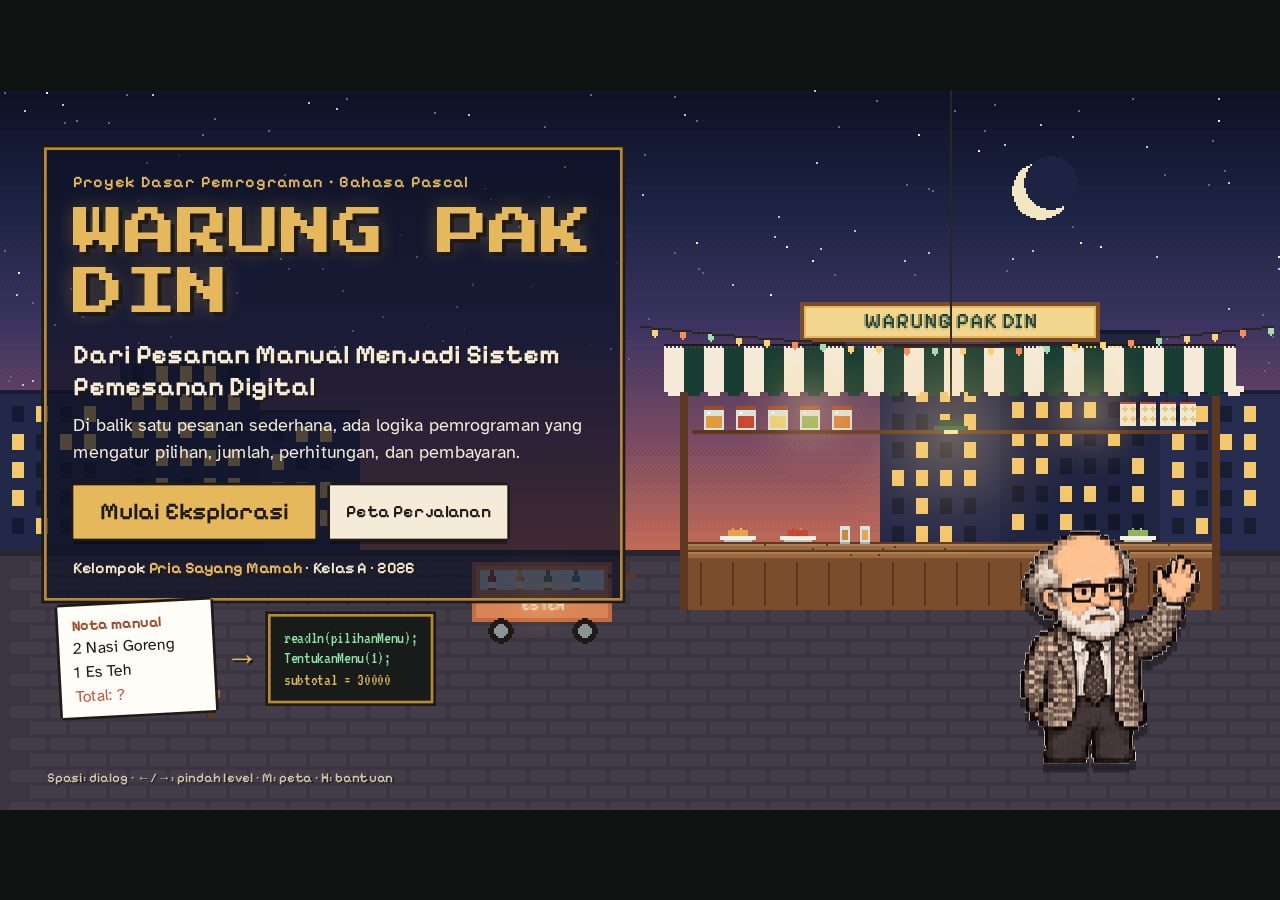
<file: index.html>
<!doctype html>
<html lang="id">
  <head>
    <meta charset="utf-8" />
    <link rel="icon" type="image/svg+xml" href="game/favicon.svg" />
    <title>Warung Pak Din 2 | Media Interaktif PjBL</title>
    <meta
      name="description"
      content="Media interaktif PjBL Dasar Pemrograman tentang sistem pemesanan Warung Pak Din 2 menggunakan Pascal."
    />
    <link
      rel="canonical"
      href="https://kasirpakdin.vercel.app/game/"
    />
    <meta property="og:type" content="website" />
    <meta property="og:site_name" content="Warung Pak Din 2" />
    <meta
      property="og:url"
      content="https://kasirpakdin.vercel.app/game/"
    />
    <meta
      property="og:title"
      content="Warung Pak Din 2 | Media Interaktif PjBL"
    />
    <meta
      property="og:description"
      content="Media interaktif PjBL Dasar Pemrograman tentang sistem pemesanan Warung Pak Din 2 menggunakan Pascal."
    />
    <meta
      property="og:image"
      content="https://kasirpakdin.vercel.app/game/og-cover.png"
    />
    <meta name="twitter:card" content="summary_large_image" />
    <style>
      body {
        margin: 0;
        background-color: #111;
        color: #fff;
        font-family: sans-serif;
        display: flex;
        justify-content: center;
        align-items: center;
        height: 100vh;
        text-align: center;
        cursor: pointer;
      }
    </style>
  </head>
  <body onclick="launchGame()">
    <div>
      <h2>Memuat Warung Pak Din 2...</h2>
      <p>Mengarahkan ke game dalam mode layar penuh.</p>
    </div>

    <script>
      function launchGame() {
        let elem = document.documentElement;
        if (elem.requestFullscreen) {
          elem.requestFullscreen().catch(() => {});
        } else if (elem.webkitRequestFullscreen) {
          elem.webkitRequestFullscreen();
        } else if (elem.msRequestFullscreen) {
          elem.msRequestFullscreen();
        }
        window.location.replace("game/index.html");
      }

      // Langsung arahkan otomatis setelah halaman termuat
      window.onload = function() {
        setTimeout(function() {
          window.location.replace("game/index.html");
        }, 150);
      };
    </script>
  </body>
</html>
</file>
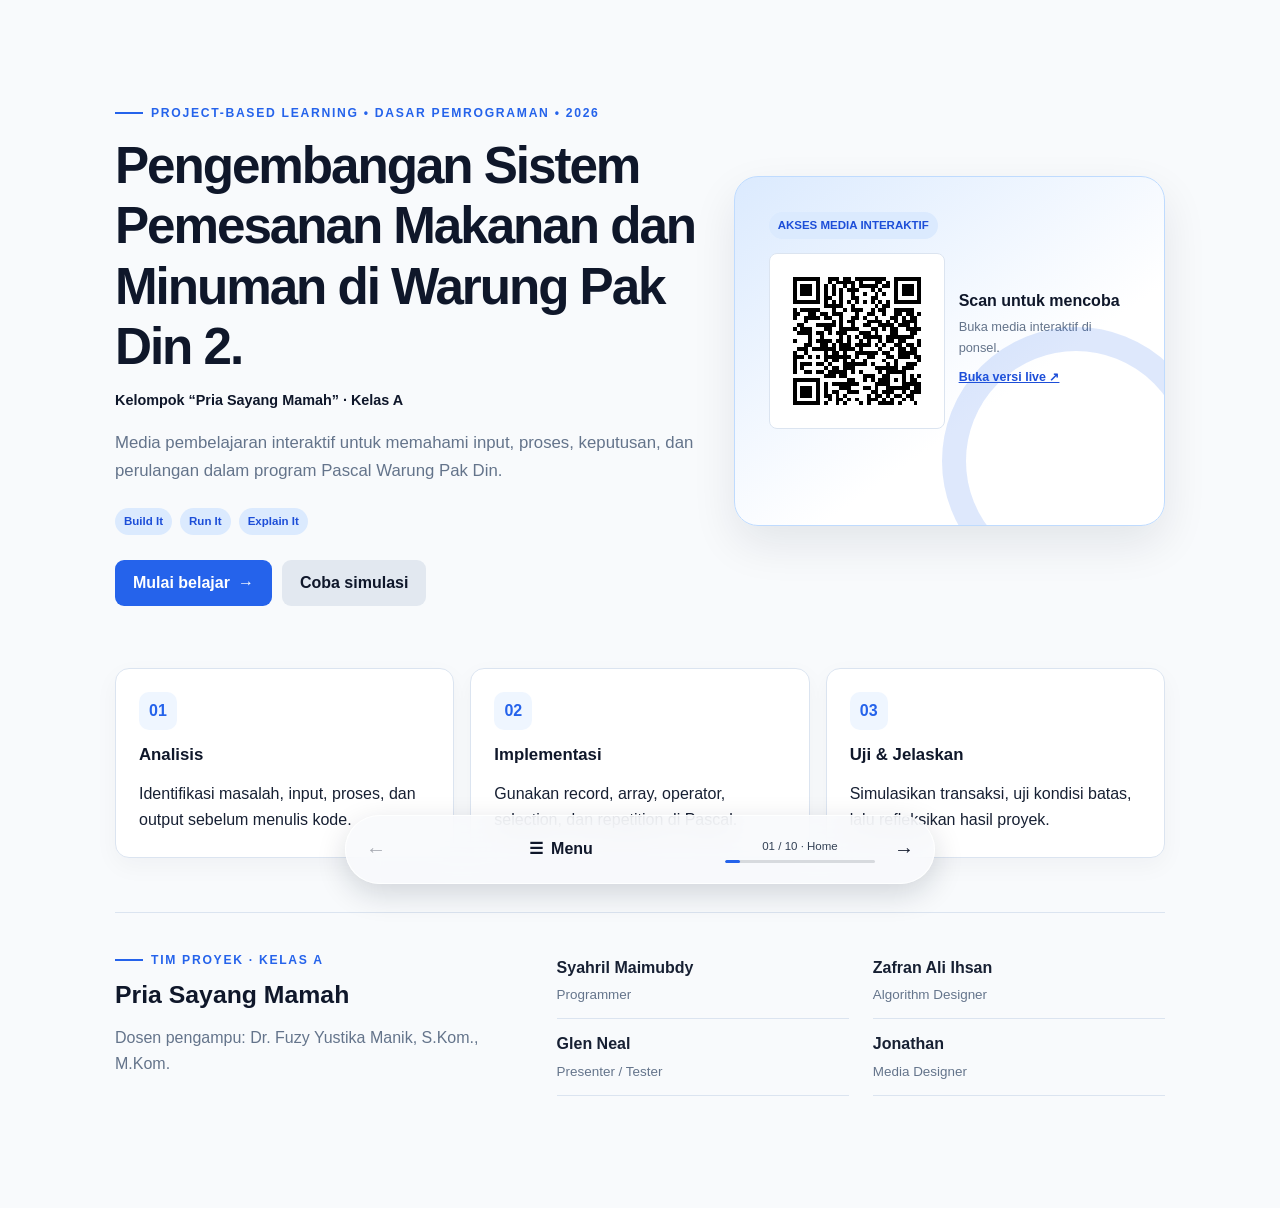
<file: media-interaktif/index.html>
<!doctype html>
<html lang="id">
  <head>
    <meta charset="utf-8" />
    <meta name="viewport" content="width=device-width,initial-scale=1" />
    <title>Warung Pak Din 2 | Media Interaktif PjBL</title>
    <meta
      name="description"
      content="Media interaktif PjBL Dasar Pemrograman tentang sistem pemesanan makanan dan minuman Warung Pak Din 2 menggunakan Pascal."
    />
    <link
      rel="canonical"
      href="https://kasirpakdin.vercel.app/media-interaktif/"
    />
    <meta property="og:type" content="website" />
    <meta property="og:site_name" content="Warung Pak Din 2" />
    <meta
      property="og:url"
      content="https://kasirpakdin.vercel.app/media-interaktif/"
    />
    <meta
      property="og:title"
      content="Warung Pak Din 2 | Media Interaktif PjBL"
    />
    <meta
      property="og:description"
      content="Media interaktif PjBL Dasar Pemrograman tentang sistem pemesanan makanan dan minuman Warung Pak Din 2 menggunakan Pascal."
    />
    <meta
      property="og:image"
      content="https://kasirpakdin.vercel.app/media-interaktif/og-cover.png"
    />
    <meta property="og:image:width" content="1200" />
    <meta property="og:image:height" content="630" />
    <meta
      property="og:image:alt"
      content="Warung Pak Din 2, media interaktif PjBL Dasar Pemrograman"
    />
    <meta name="twitter:card" content="summary_large_image" />
    <meta
      name="twitter:title"
      content="Warung Pak Din 2 | Media Interaktif PjBL"
    />
    <meta
      name="twitter:description"
      content="Media pembelajaran interaktif sistem pemesanan Warung Pak Din 2 menggunakan Pascal."
    />
    <meta
      name="twitter:image"
      content="https://kasirpakdin.vercel.app/media-interaktif/og-cover.png"
    />
    <meta name="theme-color" content="#f8fafc" />
    <link rel="icon" type="image/svg+xml" href="favicon.svg" />
    <link rel="stylesheet" href="style.css" />
  </head>
  <body data-page="index.html">
    <div class="app-shell">
      <main class="main">
        <div class="page">
          <section class="hero">
            <div>
              <p class="eyebrow">
                Project-Based Learning • Dasar Pemrograman • 2026
              </p>
              <h1>
                Pengembangan Sistem Pemesanan Makanan dan Minuman di Warung Pak
                Din 2.
              </h1>
              <p class="project-meta">Kelompok “Pria Sayang Mamah” · Kelas A</p>
              <p class="lead">
                Media pembelajaran interaktif untuk memahami input, proses,
                keputusan, dan perulangan dalam program Pascal Warung Pak Din.
              </p>
              <div class="kicker-row">
                <span class="badge">Build It</span
                ><span class="badge">Run It</span
                ><span class="badge">Explain It</span>
              </div>
              <div class="actions">
                <a class="btn" href="masalah.html"
                  >Mulai belajar <span>→</span></a
                ><a class="btn secondary" href="simulasi.html">Coba simulasi</a>
              </div>
            </div>
            <div class="hero-panel">
              <span class="badge">AKSES MEDIA INTERAKTIF</span>
              <div class="live-demo" aria-labelledby="live-demo-heading">
                <img
                  src="qr-live.svg"
                  width="176"
                  height="176"
                  alt="QR code untuk membuka media interaktif Warung Pak Din 2"
                />
                <div>
                  <h2 id="live-demo-heading">Scan untuk mencoba</h2>
                  <p class="muted">Buka media interaktif di ponsel.</p>
                  <a
                    href="https://kasirpakdin.vercel.app/media-interaktif/"
                    target="_blank"
                    rel="noopener noreferrer"
                    >Buka versi live ↗</a
                  >
                </div>
              </div>
            </div>
          </section>
          <div class="card-grid" style="margin-top: 20px">
            <article class="card">
              <div class="icon-box">01</div>
              <h2 class="card-title">Analisis</h2>
              <p>
                Identifikasi masalah, input, proses, dan output sebelum menulis
                kode.
              </p>
            </article>
            <article class="card">
              <div class="icon-box">02</div>
              <h2 class="card-title">Implementasi</h2>
              <p>
                Gunakan record, array, operator, selection, dan repetition di
                Pascal.
              </p>
            </article>
            <article class="card">
              <div class="icon-box">03</div>
              <h2 class="card-title">Uji & Jelaskan</h2>
              <p>
                Simulasikan transaksi, uji kondisi batas, lalu refleksikan hasil
                proyek.
              </p>
            </article>
          </div>
          <section class="team-section" aria-labelledby="team-heading">
            <div>
              <p class="eyebrow">Tim proyek · Kelas A</p>
              <h2 id="team-heading">Pria Sayang Mamah</h2>
              <p class="muted">
                Dosen pengampu: Dr. Fuzy Yustika Manik, S.Kom., M.Kom.
              </p>
            </div>
            <div class="team-grid">
              <div class="team-member">
                <strong>Syahril Maimubdy</strong><span>Programmer</span>
              </div>
              <div class="team-member">
                <strong>Zafran Ali Ihsan</strong><span>Algorithm Designer</span>
              </div>
              <div class="team-member">
                <strong>Glen Neal</strong><span>Presenter / Tester</span>
              </div>
              <div class="team-member">
                <strong>Jonathan</strong><span>Media Designer</span>
              </div>
            </div>
          </section>
        </div>
      </main>
    </div>
    <script src="script.js"></script>
  </body>
</html>
</file>
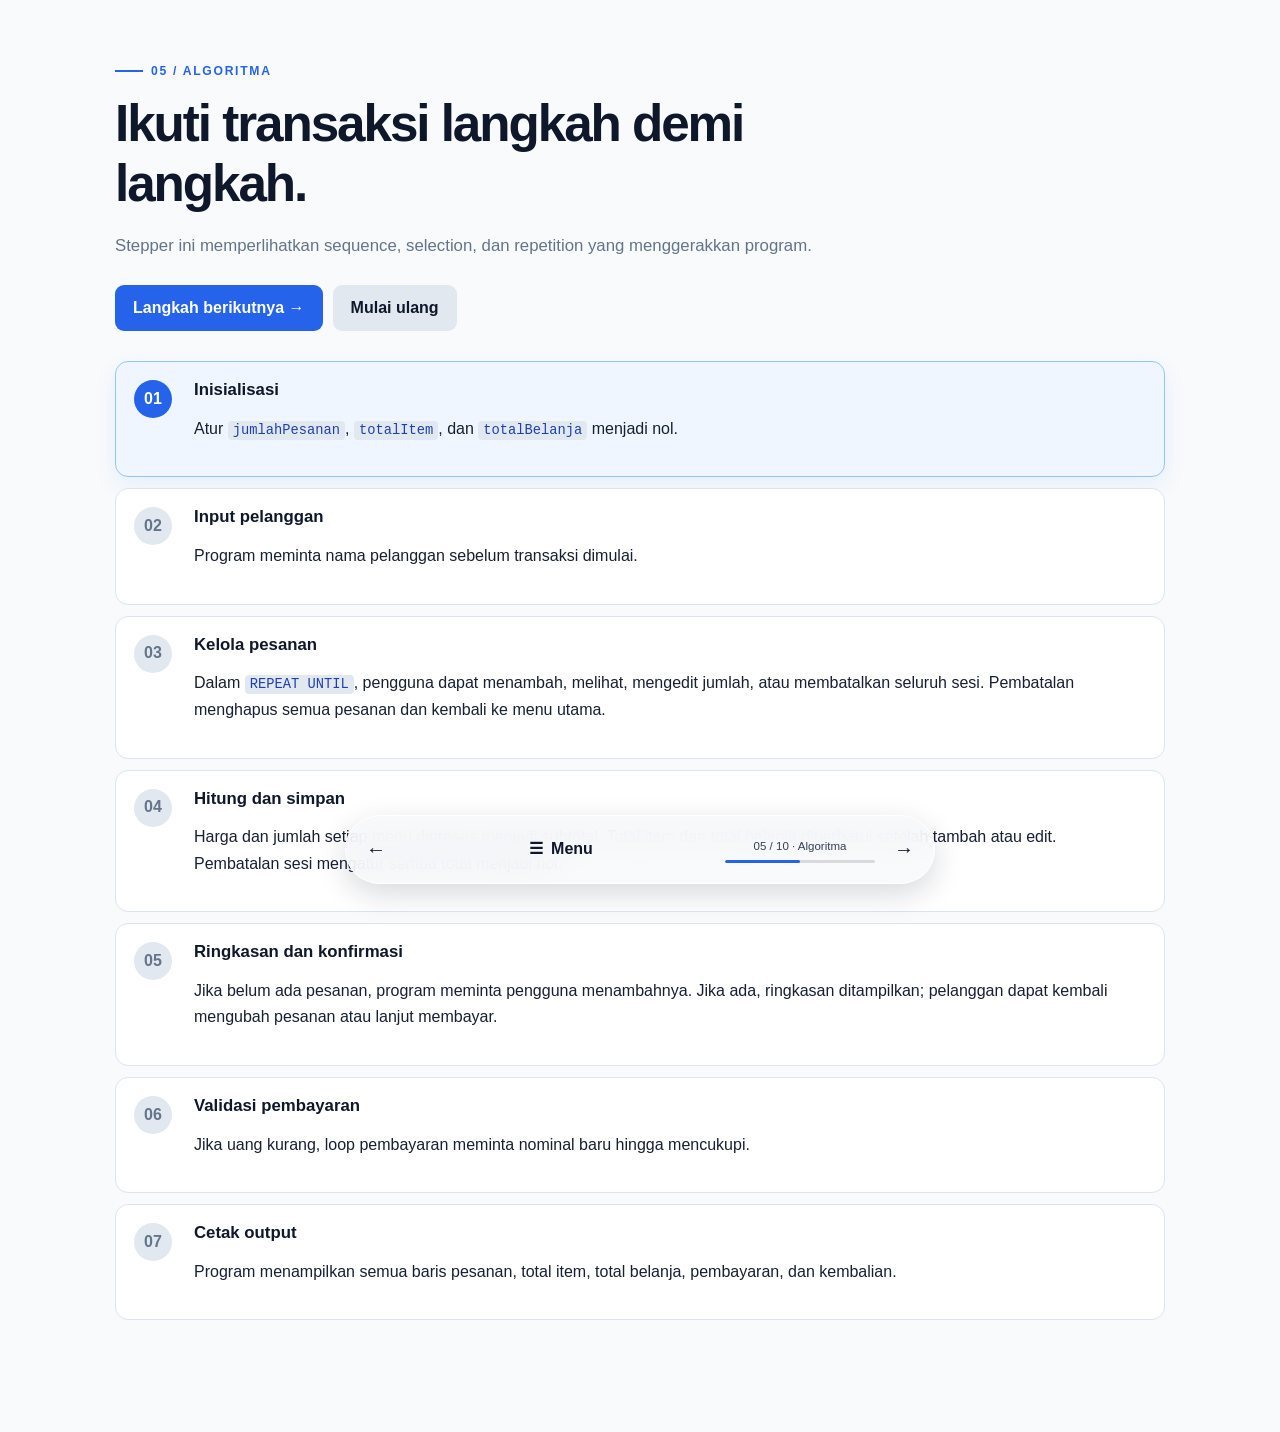
<file: media-interaktif/algoritma.html>
<!doctype html>
<html lang="id">
  <head>
    <meta charset="utf-8" />
    <meta name="viewport" content="width=device-width,initial-scale=1" />
    <title>Algoritma | Warung Pak Din 2</title>
    <meta
      name="description"
      content="Ikuti langkah algoritma pemesanan, pengelolaan pesanan, ringkasan transaksi, pembayaran, dan cetak struk Warung Pak Din 2."
    />
    <meta property="og:type" content="website" />
    <meta property="og:title" content="Algoritma Kasir | Warung Pak Din 2" />
    <meta
      property="og:description"
      content="Ikuti langkah algoritma pemesanan, pengelolaan pesanan, ringkasan transaksi, pembayaran, dan cetak struk Warung Pak Din 2."
    />
    <meta name="theme-color" content="#f8fafc" />
    <link rel="icon" type="image/svg+xml" href="favicon.svg" />
    <link rel="stylesheet" href="style.css" />
  </head>
  <body data-page="algoritma.html">
    <div class="app-shell">
      <main class="main">
        <div class="page">
          <header class="page-header">
            <p class="eyebrow">05 / Algoritma</p>
            <h1>Ikuti transaksi langkah demi langkah.</h1>
            <p class="lead">
              Stepper ini memperlihatkan sequence, selection, dan repetition
              yang menggerakkan program.
            </p>
            <div class="actions">
              <button class="btn" data-step-next>Langkah berikutnya →</button
              ><button class="btn secondary" data-step-reset>
                Mulai ulang
              </button>
            </div>
          </header>
          <div class="stepper">
            <article class="step">
              <span class="step-number">01</span>
              <div>
                <h2 class="step-title">Inisialisasi</h2>
                <p>
                  Atur <code class="inline-code">jumlahPesanan</code>,
                  <code class="inline-code">totalItem</code>, dan
                  <code class="inline-code">totalBelanja</code> menjadi nol.
                </p>
              </div>
            </article>
            <article class="step">
              <span class="step-number">02</span>
              <div>
                <h2 class="step-title">Input pelanggan</h2>
                <p>Program meminta nama pelanggan sebelum transaksi dimulai.</p>
              </div>
            </article>
            <article class="step">
              <span class="step-number">03</span>
              <div>
                <h2 class="step-title">Kelola pesanan</h2>
                <p>
                  Dalam <code class="inline-code">REPEAT UNTIL</code>, pengguna
                  dapat menambah, melihat, mengedit jumlah, atau membatalkan
                  seluruh sesi. Pembatalan menghapus semua pesanan dan kembali
                  ke menu utama.
                </p>
              </div>
            </article>
            <article class="step">
              <span class="step-number">04</span>
              <div>
                <h2 class="step-title">Hitung dan simpan</h2>
                <p>
                  Harga dan jumlah setiap menu diproses menjadi subtotal. Total
                  item dan total belanja diperbarui setelah tambah atau edit.
                  Pembatalan sesi mengatur semua total menjadi nol.
                </p>
              </div>
            </article>
            <article class="step">
              <span class="step-number">05</span>
              <div>
                <h2 class="step-title">Ringkasan dan konfirmasi</h2>
                <p>
                  Jika belum ada pesanan, program meminta pengguna menambahnya.
                  Jika ada, ringkasan ditampilkan; pelanggan dapat kembali
                  mengubah pesanan atau lanjut membayar.
                </p>
              </div>
            </article>
            <article class="step">
              <span class="step-number">06</span>
              <div>
                <h2 class="step-title">Validasi pembayaran</h2>
                <p>
                  Jika uang kurang, loop pembayaran meminta nominal baru hingga
                  mencukupi.
                </p>
              </div>
            </article>
            <article class="step">
              <span class="step-number">07</span>
              <div>
                <h2 class="step-title">Cetak output</h2>
                <p>
                  Program menampilkan semua baris pesanan, total item, total
                  belanja, pembayaran, dan kembalian.
                </p>
              </div>
            </article>
          </div>
          <div class="footer-nav">
            <a class="btn secondary" href="proses.html">← Proses</a
            ><a class="btn" href="flowchart.html">Lihat flowchart →</a>
          </div>
        </div>
      </main>
    </div>
    <script src="script.js"></script>
  </body>
</html>
</file>
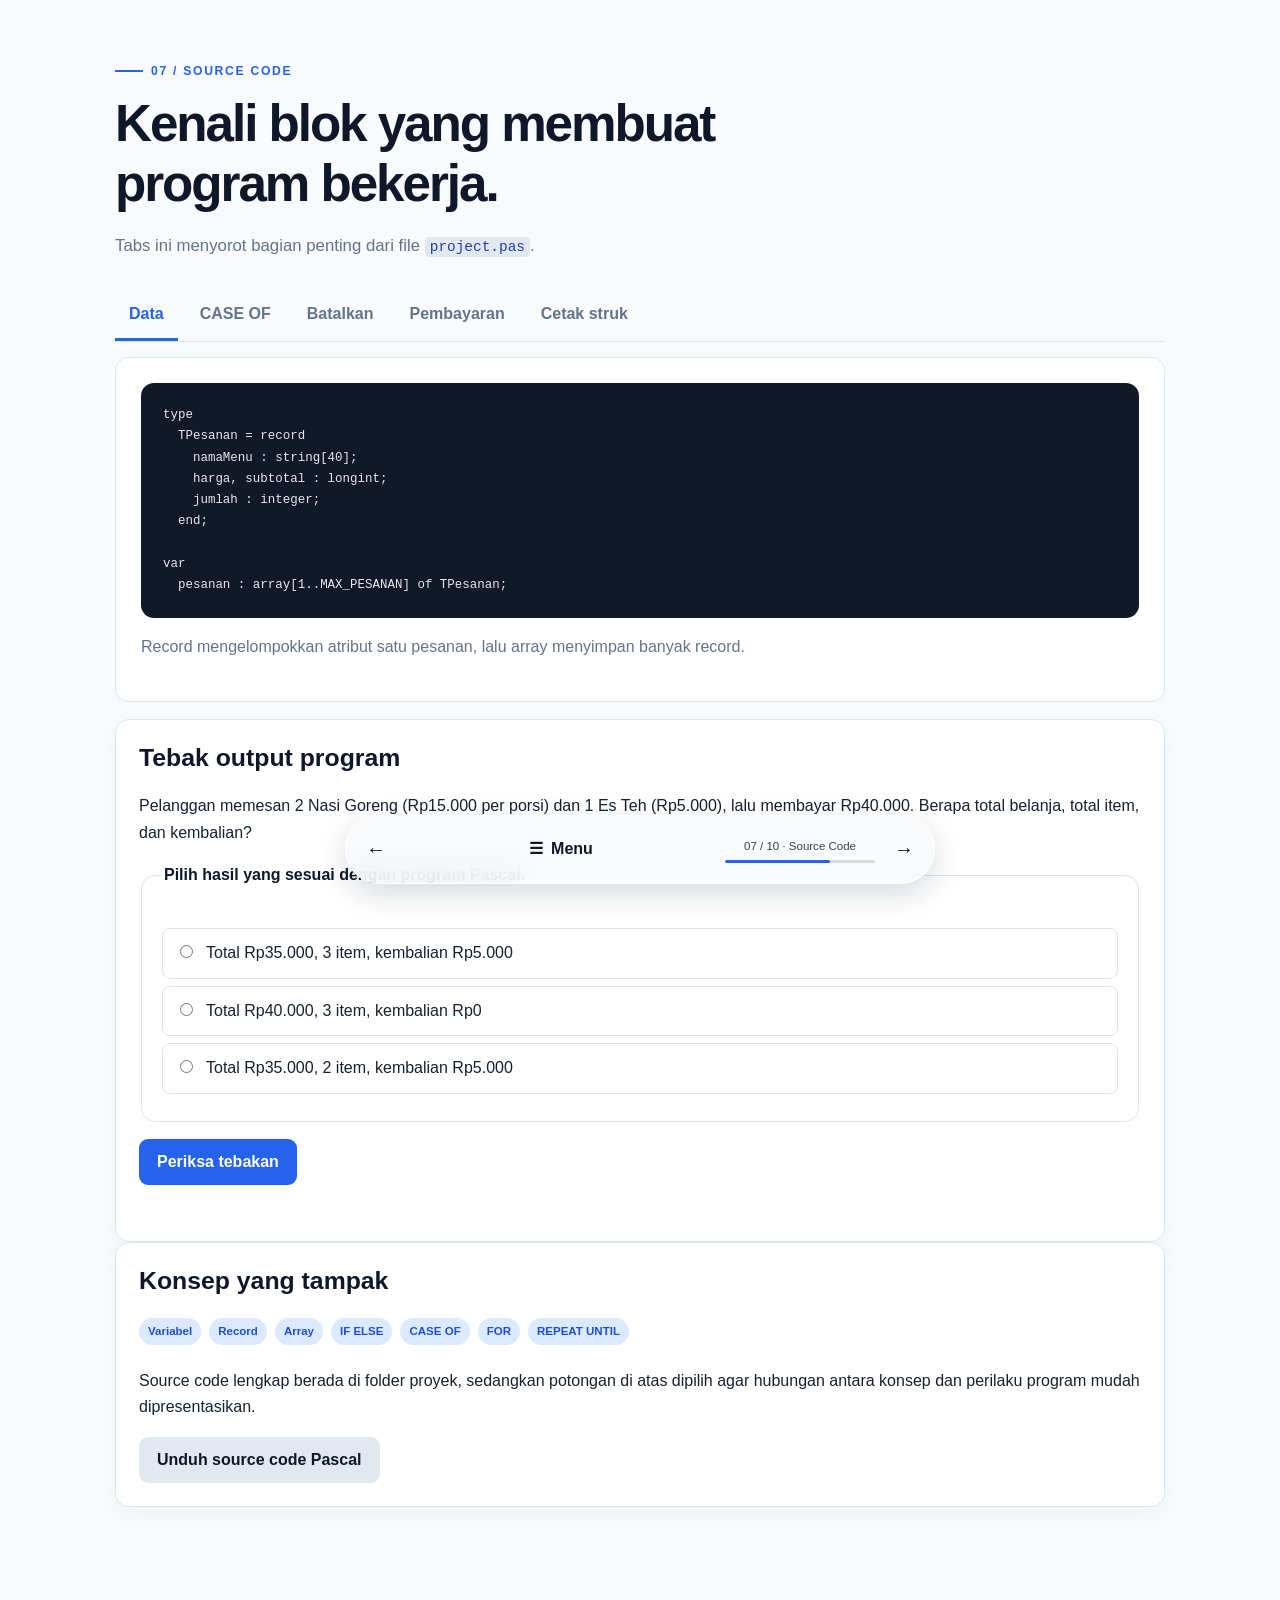
<file: media-interaktif/code.html>
<!doctype html>
<html lang="id">
  <head>
    <meta charset="utf-8" />
    <meta name="viewport" content="width=device-width,initial-scale=1" />
    <title>Source Code Pascal | Warung Pak Din 2</title>
    <meta
      name="description"
      content="Pelajari record, array, CASE OF, FOR, dan REPEAT UNTIL dari source code Pascal sistem pemesanan Warung Pak Din 2."
    />
    <meta property="og:type" content="website" />
    <meta property="og:title" content="Source Code Pascal | Warung Pak Din 2" />
    <meta
      property="og:description"
      content="Pelajari record, array, CASE OF, FOR, dan REPEAT UNTIL dari source code Pascal sistem pemesanan Warung Pak Din 2."
    />
    <meta name="theme-color" content="#f8fafc" />
    <link rel="icon" type="image/svg+xml" href="favicon.svg" />
    <link rel="stylesheet" href="style.css" />
  </head>
  <body data-page="code.html">
    <div class="app-shell">
      <main class="main">
        <div class="page">
          <header class="page-header">
            <p class="eyebrow">07 / Source code</p>
            <h1>Kenali blok yang membuat program bekerja.</h1>
            <p class="lead">
              Tabs ini menyorot bagian penting dari file
              <code class="inline-code">project.pas</code>.
            </p>
          </header>
          <div data-tab-group class="code-tabs">
            <div class="tabs">
              <button class="tab-button active" data-tab="data">Data</button
              ><button class="tab-button" data-tab="menu">CASE OF</button
              ><button class="tab-button" data-tab="batal">Batalkan</button
              ><button class="tab-button" data-tab="bayar">Pembayaran</button
              ><button class="tab-button" data-tab="struk">Cetak struk</button>
            </div>
            <div class="tab-panel active" data-panel="data">
              <pre><code>type
  TPesanan = record
    namaMenu : string[40];
    harga, subtotal : longint;
    jumlah : integer;
  end;

var
  pesanan : array[1..MAX_PESANAN] of TPesanan;</code></pre>
              <p class="muted">
                Record mengelompokkan atribut satu pesanan, lalu array menyimpan
                banyak record.
              </p>
            </div>
            <div class="tab-panel" data-panel="menu">
              <pre><code>case nomor of
  1: begin
    namaMenuDipilih := 'Nasi Goreng';
    hargaMenuDipilih := 15000;
  end;
  30: begin
    namaMenuDipilih := 'Jus Jeruk';
    hargaMenuDipilih := 10000;
  end;
end;</code></pre>
              <p class="muted">
                Contoh beberapa cabang CASE OF memilih nama dan harga
                berdasarkan nomor menu.
              </p>
            </div>
            <div class="tab-panel" data-panel="bayar">
              <pre><code>pembayaranSelesai := false;
repeat
  readln(uangBayar);
  if uangBayar &lt; totalBelanja then
  begin
    writeln('UANG TIDAK MENCUKUPI');
  end
  else
  begin
    kembalian := uangBayar - totalBelanja;
    pembayaranSelesai := true;
  end;
until pembayaranSelesai = true;</code></pre>
              <p class="muted">
                REPEAT UNTIL menjamin pembayaran valid sebelum struk dicetak.
              </p>
            </div>
            <div class="tab-panel" data-panel="batal">
              <pre><code>jumlahPesanan := 0;
totalItem := 0;
totalBelanja := 0;
sesiDibatalkan := true;</code></pre>
              <p class="muted">
                Pembatalan menghapus seluruh isi sesi dan melewati ringkasan
                agar program kembali ke menu utama.
              </p>
            </div>
            <div class="tab-panel" data-panel="struk">
              <pre><code>for i := 1 to jumlahPesanan do
begin
  writeln(i:2, '  ',
    pesanan[i].namaMenu:28,
    pesanan[i].jumlah:4,
    '      Rp', pesanan[i].subtotal:8);
end;</code></pre>
              <p class="muted">
                FOR menelusuri setiap record agar seluruh menu tampil pada
                ringkasan dan struk.
              </p>
            </div>
          </div>
          <section class="card output-guess" aria-labelledby="guess-heading">
            <h2 id="guess-heading">Tebak output program</h2>
            <p>
              Pelanggan memesan 2 Nasi Goreng (Rp15.000 per porsi) dan 1 Es Teh
              (Rp5.000), lalu membayar Rp40.000. Berapa total belanja, total
              item, dan kembalian?
            </p>
            <form id="output-guess-form">
              <fieldset class="question" data-answer="a">
                <legend>Pilih hasil yang sesuai dengan program Pascal.</legend>
                <label class="option">
                  <input type="radio" name="output-guess" value="a" required />
                  Total Rp35.000, 3 item, kembalian Rp5.000
                </label>
                <label class="option">
                  <input type="radio" name="output-guess" value="b" />
                  Total Rp40.000, 3 item, kembalian Rp0
                </label>
                <label class="option">
                  <input type="radio" name="output-guess" value="c" />
                  Total Rp35.000, 2 item, kembalian Rp5.000
                </label>
              </fieldset>
              <button class="btn" type="submit">Periksa tebakan</button>
              <p
                id="output-guess-feedback"
                class="answer-feedback"
                aria-live="polite"
              ></p>
            </form>
          </section>
          <div class="card">
            <h2>Konsep yang tampak</h2>
            <div class="kicker-row">
              <span class="badge">Variabel</span
              ><span class="badge">Record</span><span class="badge">Array</span
              ><span class="badge">IF ELSE</span
              ><span class="badge">CASE OF</span><span class="badge">FOR</span
              ><span class="badge">REPEAT UNTIL</span>
            </div>
            <p>
              Source code lengkap berada di folder proyek, sedangkan potongan di
              atas dipilih agar hubungan antara konsep dan perilaku program
              mudah dipresentasikan.
            </p>
            <a class="btn secondary" href="../project.pas" download
              >Unduh source code Pascal</a
            >
          </div>
          <div class="footer-nav">
            <a class="btn secondary" href="flowchart.html">← Flowchart</a
            ><a class="btn" href="simulasi.html">Coba simulasi →</a>
          </div>
        </div>
      </main>
    </div>
    <script src="script.js"></script>
  </body>
</html>
</file>
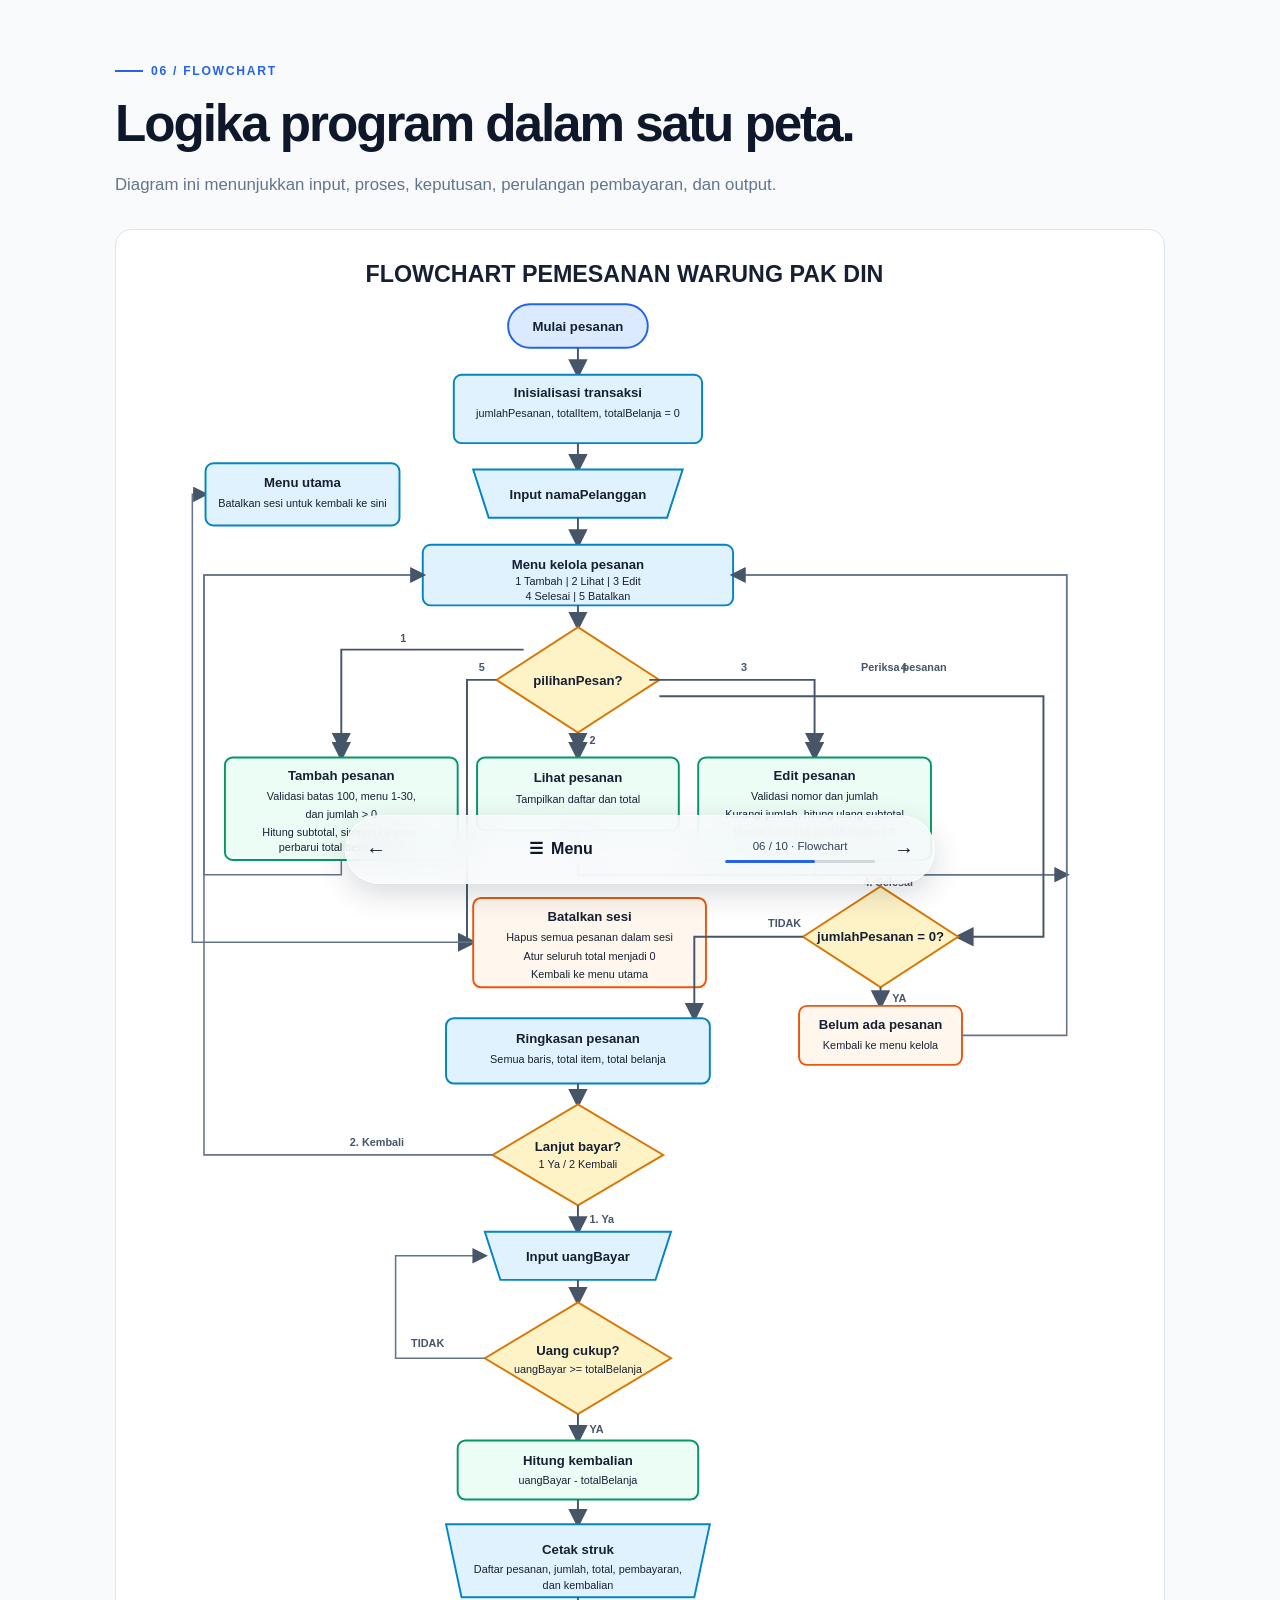
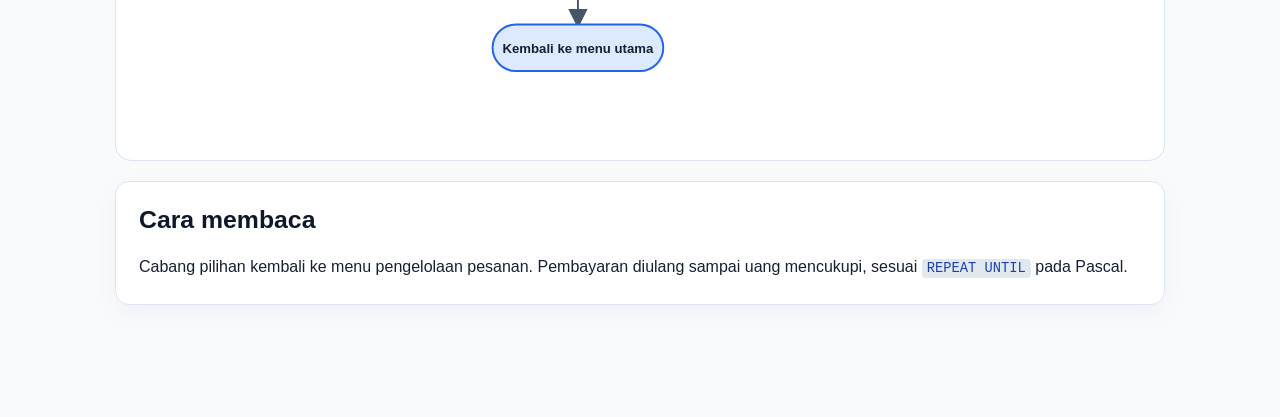
<file: media-interaktif/flowchart.html>
<!doctype html>
<html lang="id">
  <head>
    <meta charset="utf-8" />
    <meta name="viewport" content="width=device-width,initial-scale=1" />
    <title>Flowchart | Warung Pak Din 2</title>
    <meta
      name="description"
      content="Lihat flowchart sistem pemesanan Warung Pak Din 2, dari input pelanggan dan banyak menu sampai validasi pembayaran dan struk."
    />
    <meta property="og:type" content="website" />
    <meta
      property="og:title"
      content="Flowchart Pemesanan | Warung Pak Din 2"
    />
    <meta
      property="og:description"
      content="Lihat flowchart sistem pemesanan Warung Pak Din 2, dari input pelanggan dan banyak menu sampai validasi pembayaran dan struk."
    />
    <meta name="theme-color" content="#f8fafc" />
    <link rel="icon" type="image/svg+xml" href="favicon.svg" />
    <link rel="stylesheet" href="style.css" />
  </head>
  <body data-page="flowchart.html">
    <div class="app-shell">
      <main class="main">
        <div class="page">
          <header class="page-header">
            <p class="eyebrow">06 / Flowchart</p>
            <h1>Logika program dalam satu peta.</h1>
            <p class="lead">
              Diagram ini menunjukkan input, proses, keputusan, perulangan
              pembayaran, dan output.
            </p>
          </header>
          <div class="flowchart-frame">
            <img
              src="flowchart.svg"
              alt="Flowchart Sistem Kasir Warung Pak Din"
            />
          </div>
          <div class="card" style="margin-top: 20px">
            <h2>Cara membaca</h2>
            <p>
              Cabang pilihan kembali ke menu pengelolaan pesanan. Pembayaran
              diulang sampai uang mencukupi, sesuai
              <code class="inline-code">REPEAT UNTIL</code> pada Pascal.
            </p>
          </div>
          <div class="footer-nav">
            <a class="btn secondary" href="algoritma.html">← Algoritma</a
            ><a class="btn" href="code.html">Buka source code →</a>
          </div>
        </div>
      </main>
    </div>
    <script src="script.js"></script>
  </body>
</html>
</file>
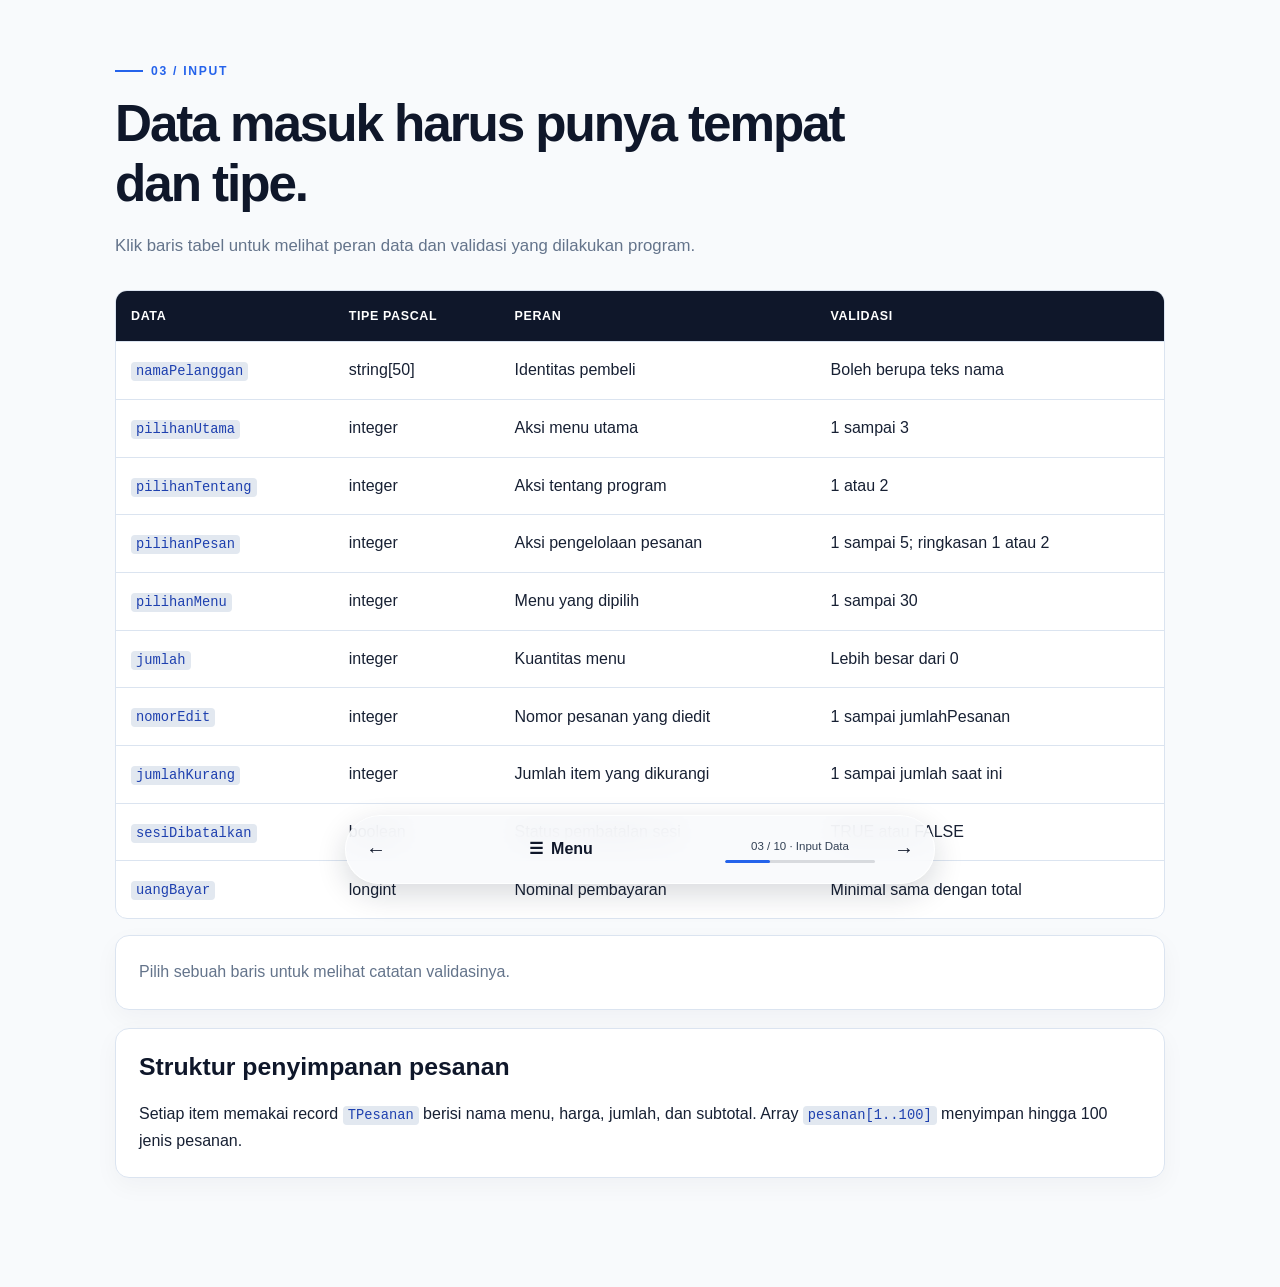
<file: media-interaktif/input.html>
<!doctype html>
<html lang="id">
  <head>
    <meta charset="utf-8" />
    <meta name="viewport" content="width=device-width,initial-scale=1" />
    <title>Input Data | Warung Pak Din 2</title>
    <meta
      name="description"
      content="Pelajari input, tipe data, validasi, record, dan array yang digunakan dalam program kasir Pascal Warung Pak Din 2."
    />
    <meta property="og:type" content="website" />
    <meta
      property="og:title"
      content="Analisis Input Data | Warung Pak Din 2"
    />
    <meta
      property="og:description"
      content="Pelajari input, tipe data, validasi, record, dan array yang digunakan dalam program kasir Pascal Warung Pak Din 2."
    />
    <meta name="theme-color" content="#f8fafc" />
    <link rel="icon" type="image/svg+xml" href="favicon.svg" />
    <link rel="stylesheet" href="style.css" />
  </head>
  <body data-page="input.html">
    <div class="app-shell">
      <main class="main">
        <div class="page">
          <header class="page-header">
            <p class="eyebrow">03 / Input</p>
            <h1>Data masuk harus punya tempat dan tipe.</h1>
            <p class="lead">
              Klik baris tabel untuk melihat peran data dan validasi yang
              dilakukan program.
            </p>
          </header>
          <div class="table-wrap">
            <table>
              <thead>
                <tr>
                  <th>Data</th>
                  <th>Tipe Pascal</th>
                  <th>Peran</th>
                  <th>Validasi</th>
                </tr>
              </thead>
              <tbody>
                <tr
                  data-detail="Nama disimpan sebagai string dengan panjang maksimal 50 karakter."
                >
                  <td><code class="inline-code">namaPelanggan</code></td>
                  <td>string[50]</td>
                  <td>Identitas pembeli</td>
                  <td>Boleh berupa teks nama</td>
                </tr>
                <tr
                  data-detail="pilihanUtama memilih mulai pesan, tentang program, atau keluar."
                >
                  <td><code class="inline-code">pilihanUtama</code></td>
                  <td>integer</td>
                  <td>Aksi menu utama</td>
                  <td>1 sampai 3</td>
                </tr>
                <tr
                  data-detail="pilihanTentang memilih kembali ke menu utama atau keluar dari program."
                >
                  <td><code class="inline-code">pilihanTentang</code></td>
                  <td>integer</td>
                  <td>Aksi tentang program</td>
                  <td>1 atau 2</td>
                </tr>
                <tr
                  data-detail="pilihanPesan memilih tambah, lihat, edit, selesai, atau batalkan. Pada ringkasan, variabel yang sama memilih bayar atau kembali."
                >
                  <td><code class="inline-code">pilihanPesan</code></td>
                  <td>integer</td>
                  <td>Aksi pengelolaan pesanan</td>
                  <td>1 sampai 5; ringkasan 1 atau 2</td>
                </tr>
                <tr
                  data-detail="Nomor menu harus berada di antara 1 dan 30 sebelum CASE OF dijalankan."
                >
                  <td><code class="inline-code">pilihanMenu</code></td>
                  <td>integer</td>
                  <td>Menu yang dipilih</td>
                  <td>1 sampai 30</td>
                </tr>
                <tr
                  data-detail="Jumlah nol atau negatif ditolak agar subtotal tidak menghasilkan data transaksi yang tidak masuk akal."
                >
                  <td><code class="inline-code">jumlah</code></td>
                  <td>integer</td>
                  <td>Kuantitas menu</td>
                  <td>Lebih besar dari 0</td>
                </tr>
                <tr
                  data-detail="nomorEdit harus menunjuk salah satu record pesanan yang sedang tersimpan."
                >
                  <td><code class="inline-code">nomorEdit</code></td>
                  <td>integer</td>
                  <td>Nomor pesanan yang diedit</td>
                  <td>1 sampai jumlahPesanan</td>
                </tr>
                <tr
                  data-detail="Jumlah yang dikurangi harus positif dan tidak boleh melebihi jumlah pesanan saat ini."
                >
                  <td><code class="inline-code">jumlahKurang</code></td>
                  <td>integer</td>
                  <td>Jumlah item yang dikurangi</td>
                  <td>1 sampai jumlah saat ini</td>
                </tr>
                <tr
                  data-detail="sesiDibatalkan menandai pembatalan seluruh transaksi, mengosongkan data pesanan, lalu mengembalikan program ke menu utama."
                >
                  <td><code class="inline-code">sesiDibatalkan</code></td>
                  <td>boolean</td>
                  <td>Status pembatalan sesi</td>
                  <td>TRUE atau FALSE</td>
                </tr>
                <tr
                  data-detail="Uang kurang memicu perulangan pembayaran sampai nilainya mencukupi total belanja."
                >
                  <td><code class="inline-code">uangBayar</code></td>
                  <td>longint</td>
                  <td>Nominal pembayaran</td>
                  <td>Minimal sama dengan total</td>
                </tr>
              </tbody>
            </table>
          </div>
          <p id="table-detail" class="card muted" style="margin-top: 16px">
            Pilih sebuah baris untuk melihat catatan validasinya.
          </p>
          <section class="card" style="margin-top: 18px">
            <h2>Struktur penyimpanan pesanan</h2>
            <p>
              Setiap item memakai record
              <code class="inline-code">TPesanan</code> berisi nama menu, harga,
              jumlah, dan subtotal. Array
              <code class="inline-code">pesanan[1..100]</code> menyimpan hingga
              100 jenis pesanan.
            </p>
          </section>
          <div class="footer-nav">
            <a class="btn secondary" href="masalah.html">← Masalah</a
            ><a class="btn" href="proses.html">Lihat proses →</a>
          </div>
        </div>
      </main>
    </div>
    <script>
      document.addEventListener("DOMContentLoaded", () =>
        document
          .querySelectorAll("[data-detail]")
          .forEach((row) =>
            row.addEventListener(
              "click",
              () =>
                (document.querySelector("#table-detail").textContent =
                  row.dataset.detail),
            ),
          ),
      );
    </script>
    <script src="script.js"></script>
  </body>
</html>
</file>
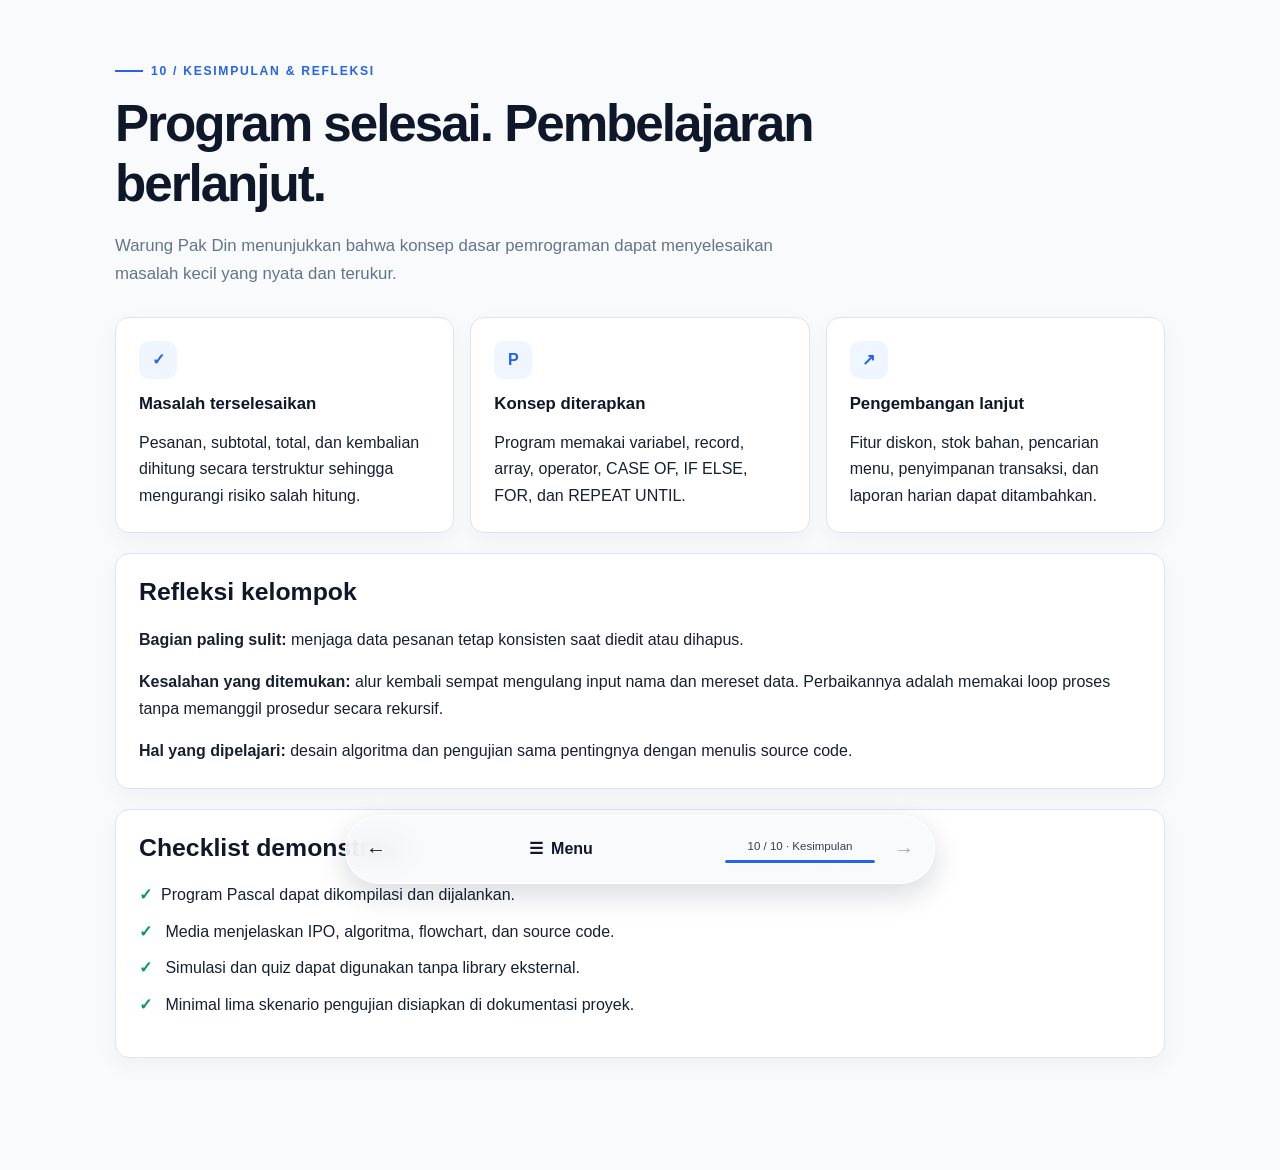
<file: media-interaktif/kesimpulan.html>
<!doctype html>
<html lang="id">
  <head>
    <meta charset="utf-8" />
    <meta name="viewport" content="width=device-width,initial-scale=1" />
    <title>Kesimpulan | Warung Pak Din 2</title>
    <meta
      name="description"
      content="Baca kesimpulan dan refleksi kelompok tentang penerapan algoritma, Pascal, pengujian, serta media PjBL Warung Pak Din 2."
    />
    <meta property="og:type" content="website" />
    <meta property="og:title" content="Kesimpulan Proyek | Warung Pak Din 2" />
    <meta
      property="og:description"
      content="Baca kesimpulan dan refleksi kelompok tentang penerapan algoritma, Pascal, pengujian, serta media PjBL Warung Pak Din 2."
    />
    <meta name="theme-color" content="#f8fafc" />
    <link rel="icon" type="image/svg+xml" href="favicon.svg" />
    <link rel="stylesheet" href="style.css" />
  </head>
  <body data-page="kesimpulan.html">
    <div class="app-shell">
      <main class="main">
        <div class="page">
          <header class="page-header">
            <p class="eyebrow">10 / Kesimpulan & refleksi</p>
            <h1>Program selesai. Pembelajaran berlanjut.</h1>
            <p class="lead">
              Warung Pak Din menunjukkan bahwa konsep dasar pemrograman dapat
              menyelesaikan masalah kecil yang nyata dan terukur.
            </p>
          </header>
          <div class="card-grid">
            <article class="card">
              <div class="icon-box">✓</div>
              <h2 class="card-title">Masalah terselesaikan</h2>
              <p>
                Pesanan, subtotal, total, dan kembalian dihitung secara
                terstruktur sehingga mengurangi risiko salah hitung.
              </p>
            </article>
            <article class="card">
              <div class="icon-box">P</div>
              <h2 class="card-title">Konsep diterapkan</h2>
              <p>
                Program memakai variabel, record, array, operator, CASE OF, IF
                ELSE, FOR, dan REPEAT UNTIL.
              </p>
            </article>
            <article class="card">
              <div class="icon-box">↗</div>
              <h2 class="card-title">Pengembangan lanjut</h2>
              <p>
                Fitur diskon, stok bahan, pencarian menu, penyimpanan transaksi,
                dan laporan harian dapat ditambahkan.
              </p>
            </article>
          </div>
          <section class="card" style="margin-top: 20px">
            <h2>Refleksi kelompok</h2>
            <p>
              <strong>Bagian paling sulit:</strong> menjaga data pesanan tetap
              konsisten saat diedit atau dihapus.
            </p>
            <p>
              <strong>Kesalahan yang ditemukan:</strong> alur kembali sempat
              mengulang input nama dan mereset data. Perbaikannya adalah memakai
              loop proses tanpa memanggil prosedur secara rekursif.
            </p>
            <p>
              <strong>Hal yang dipelajari:</strong> desain algoritma dan
              pengujian sama pentingnya dengan menulis source code.
            </p>
          </section>
          <section class="card" style="margin-top: 20px">
            <h2>Checklist demonstrasi</h2>
            <ul class="check-list">
              <li>Program Pascal dapat dikompilasi dan dijalankan.</li>
              <li>
                Media menjelaskan IPO, algoritma, flowchart, dan source code.
              </li>
              <li>
                Simulasi dan quiz dapat digunakan tanpa library eksternal.
              </li>
              <li>
                Minimal lima skenario pengujian disiapkan di dokumentasi proyek.
              </li>
            </ul>
          </section>
          <div class="footer-nav">
            <a class="btn secondary" href="quiz.html">← Quiz</a
            ><a class="btn" href="index.html">Kembali ke home ↑</a>
          </div>
        </div>
      </main>
    </div>
    <script src="script.js"></script>
  </body>
</html>
</file>
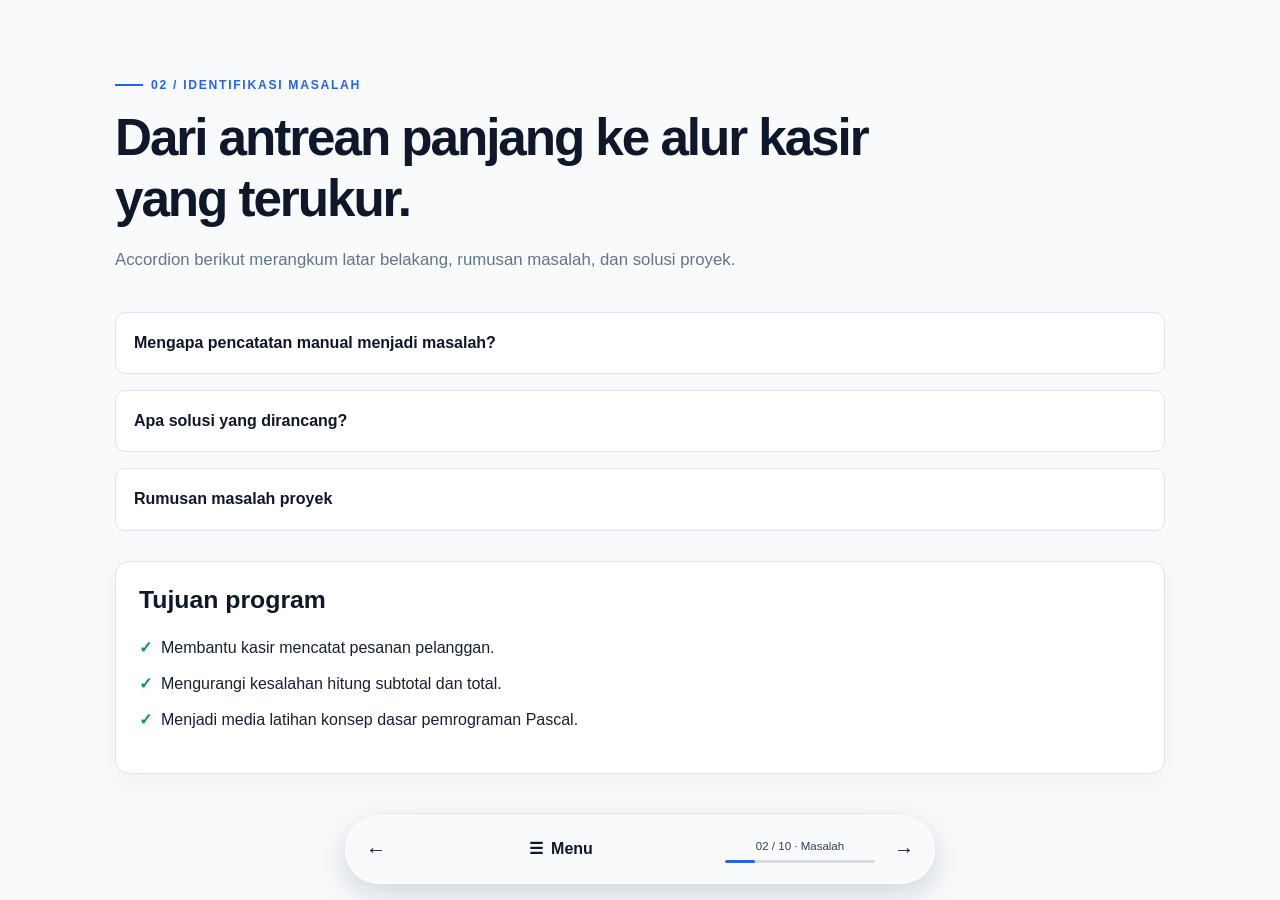
<file: media-interaktif/masalah.html>
<!doctype html>
<html lang="id">
  <head>
    <meta charset="utf-8" />
    <meta name="viewport" content="width=device-width,initial-scale=1" />
    <title>Masalah &amp; Solusi | Warung Pak Din 2</title>
    <meta
      name="description"
      content="Kenali latar belakang, rumusan masalah, dan solusi sistem pemesanan Warung Pak Din 2 melalui materi PjBL interaktif."
    />
    <meta property="og:type" content="website" />
    <meta property="og:title" content="Masalah dan Solusi | Warung Pak Din 2" />
    <meta
      property="og:description"
      content="Kenali latar belakang, rumusan masalah, dan solusi sistem pemesanan Warung Pak Din 2 melalui materi PjBL interaktif."
    />
    <meta name="theme-color" content="#f8fafc" />
    <link rel="icon" type="image/svg+xml" href="favicon.svg" />
    <link rel="stylesheet" href="style.css" />
  </head>
  <body data-page="masalah.html">
    <div class="app-shell">
      <main class="main">
        <div class="page">
          <header class="page-header">
            <p class="eyebrow">02 / Identifikasi masalah</p>
            <h1>Dari antrean panjang ke alur kasir yang terukur.</h1>
            <p class="lead">
              Accordion berikut merangkum latar belakang, rumusan masalah, dan
              solusi proyek.
            </p>
          </header>
          <button class="accordion" aria-expanded="false">
            Mengapa pencatatan manual menjadi masalah?
          </button>
          <div class="accordion-panel">
            <p>
              Perhitungan subtotal dari beberapa menu, perubahan jumlah pesanan,
              dan uang kembalian mudah salah jika dikerjakan berulang secara
              manual. Kesalahan kecil dapat memengaruhi total pembayaran dan
              memperpanjang antrean.
            </p>
          </div>
          <button class="accordion" aria-expanded="false">
            Apa solusi yang dirancang?
          </button>
          <div class="accordion-panel">
            <p>
              Program Pascal menyimpan pesanan di dalam array of record,
              menghitung subtotal otomatis, menyediakan edit dan pembatalan
              pesanan, dan mengulang validasi pembayaran sampai uang pelanggan
              mencukupi.
            </p>
          </div>
          <button class="accordion" aria-expanded="false">
            Rumusan masalah proyek
          </button>
          <div class="accordion-panel">
            <ol>
              <li>
                Bagaimana membuat sistem yang dapat membantu pengguna dalam
                memilih dan mencatat pesanan makanan dan minuman di Warung Pak
                Din dengan lebih efisien?
              </li>
              <li>
                Bagaimana membuat sistem yang dapat menghitung jumlah dan total
                harga pesanan berdasarkan menu yang dipilih?
              </li>
              <li>
                13. Bagaimana menerapkan konsep sequence, selection, dan
                repetition dalam sistem pemesanan makanan menggunakan Pascal?
              </li>
            </ol>
          </div>
          <section class="card" style="margin-top: 22px">
            <h2>Tujuan program</h2>
            <ul class="check-list">
              <li>Membantu kasir mencatat pesanan pelanggan.</li>
              <li>Mengurangi kesalahan hitung subtotal dan total.</li>
              <li>Menjadi media latihan konsep dasar pemrograman Pascal.</li>
            </ul>
          </section>
          <div class="footer-nav">
            <a class="btn secondary" href="index.html">← Sebelumnya</a
            ><a class="btn" href="input.html">Analisis input →</a>
          </div>
        </div>
      </main>
    </div>
    <script src="script.js"></script>
  </body>
</html>
</file>
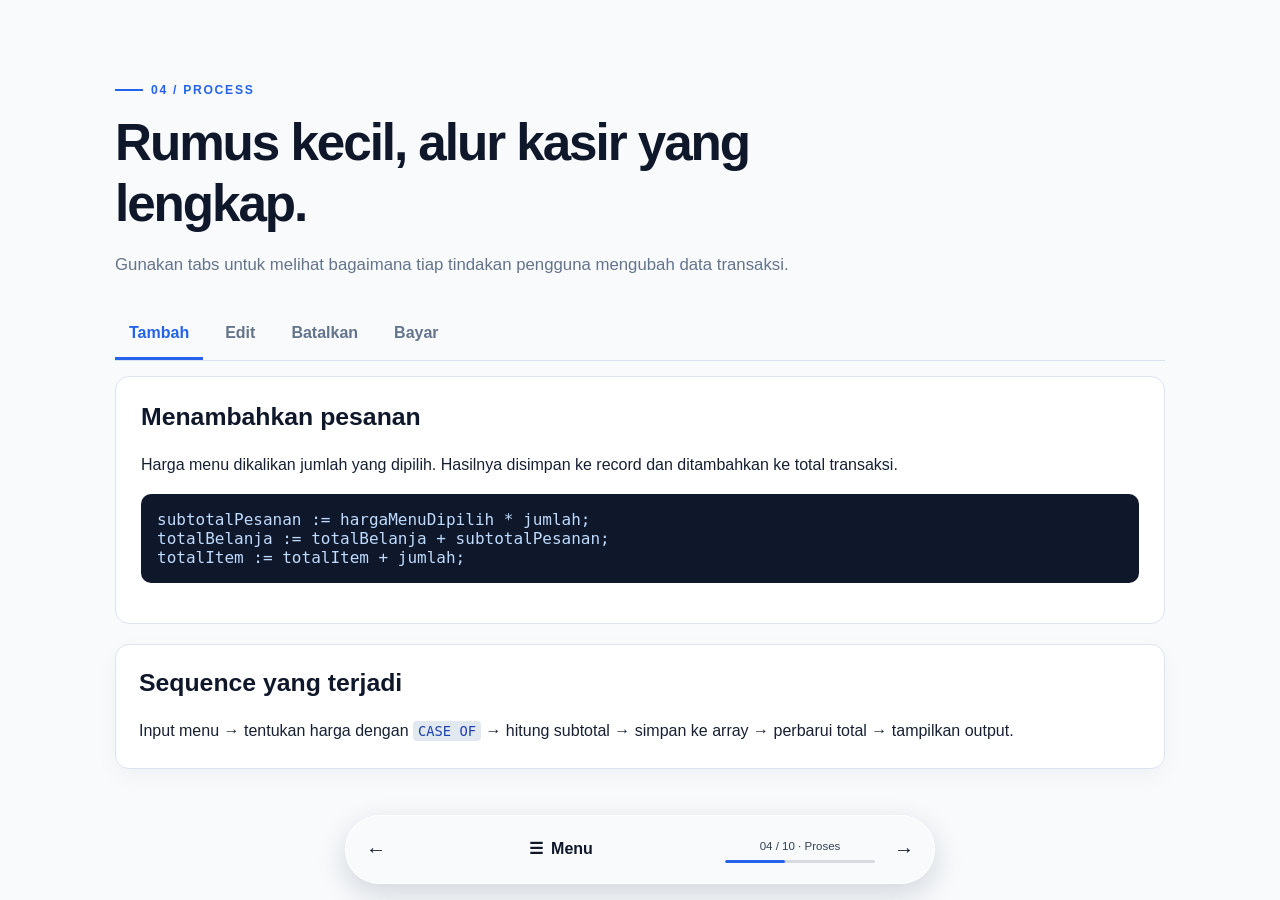
<file: media-interaktif/proses.html>
<!doctype html>
<html lang="id">
  <head>
    <meta charset="utf-8" />
    <meta name="viewport" content="width=device-width,initial-scale=1" />
    <title>Proses Matematis | Warung Pak Din 2</title>
    <meta
      name="description"
      content="Lihat rumus subtotal, perubahan jumlah pesanan, total item, total belanja, dan kembalian pada program Warung Pak Din 2."
    />
    <meta property="og:type" content="website" />
    <meta property="og:title" content="Proses Matematis | Warung Pak Din 2" />
    <meta
      property="og:description"
      content="Lihat rumus subtotal, perubahan jumlah pesanan, total item, total belanja, dan kembalian pada program Warung Pak Din 2."
    />
    <meta name="theme-color" content="#f8fafc" />
    <link rel="icon" type="image/svg+xml" href="favicon.svg" />
    <link rel="stylesheet" href="style.css" />
  </head>
  <body data-page="proses.html">
    <div class="app-shell">
      <main class="main">
        <div class="page">
          <header class="page-header">
            <p class="eyebrow">04 / Process</p>
            <h1>Rumus kecil, alur kasir yang lengkap.</h1>
            <p class="lead">
              Gunakan tabs untuk melihat bagaimana tiap tindakan pengguna
              mengubah data transaksi.
            </p>
          </header>
          <div data-tab-group>
            <div class="tabs">
              <button class="tab-button active" data-tab="tambah">Tambah</button
              ><button class="tab-button" data-tab="edit">Edit</button
              ><button class="tab-button" data-tab="batal">Batalkan</button
              ><button class="tab-button" data-tab="bayar">Bayar</button>
            </div>
            <article class="tab-panel active" data-panel="tambah">
              <h2>Menambahkan pesanan</h2>
              <p>
                Harga menu dikalikan jumlah yang dipilih. Hasilnya disimpan ke
                record dan ditambahkan ke total transaksi.
              </p>
              <span class="formula"
                >subtotalPesanan := hargaMenuDipilih * jumlah;<br />totalBelanja
                := totalBelanja + subtotalPesanan;<br />totalItem := totalItem +
                jumlah;</span
              >
            </article>
            <article class="tab-panel" data-panel="edit">
              <h2>Mengurangi pesanan</h2>
              <p>
                Saat pelanggan mengurangi jumlah, program menghitung nilai yang
                dikurangi lalu memperbarui subtotal, total item, dan total
                belanja. Jika jumlah menjadi nol, record dihapus dari array.
              </p>
              <span class="formula"
                >subtotalKurang := pesanan[nomorEdit].harga * jumlahKurang;<br />totalBelanja
                := totalBelanja - subtotalKurang;<br />totalItem := totalItem -
                jumlahKurang;<br />pesanan[nomorEdit].jumlah :=
                pesanan[nomorEdit].jumlah - jumlahKurang;<br />pesanan[nomorEdit].subtotal
                := pesanan[nomorEdit].harga * pesanan[nomorEdit].jumlah;</span
              >
            </article>
            <article class="tab-panel" data-panel="batal">
              <h2>Membatalkan seluruh sesi</h2>
              <p>
                Pembatalan menghapus semua pesanan dalam sesi aktif, mengatur
                seluruh total menjadi nol, lalu kembali ke menu utama tanpa
                menampilkan ringkasan atau melanjutkan pembayaran.
              </p>
              <span class="formula"
                >jumlahPesanan := 0;<br />totalItem := 0;<br />totalBelanja :=
                0;<br />sesiDibatalkan := TRUE;</span
              >
            </article>
            <article class="tab-panel" data-panel="bayar">
              <h2>Menghitung kembalian</h2>
              <p>
                Uang pembayaran hanya diterima bila tidak lebih kecil dari total
                belanja.
              </p>
              <span class="formula"
                >kembalian := uangBayar - totalBelanja;</span
              >
            </article>
          </div>
          <section class="card" style="margin-top: 20px">
            <h2>Sequence yang terjadi</h2>
            <p>
              Input menu → tentukan harga dengan
              <code class="inline-code">CASE OF</code> → hitung subtotal →
              simpan ke array → perbarui total → tampilkan output.
            </p>
          </section>
          <div class="footer-nav">
            <a class="btn secondary" href="input.html">← Input</a
            ><a class="btn" href="algoritma.html">Jalankan algoritma →</a>
          </div>
        </div>
      </main>
    </div>
    <script src="script.js"></script>
  </body>
</html>
</file>
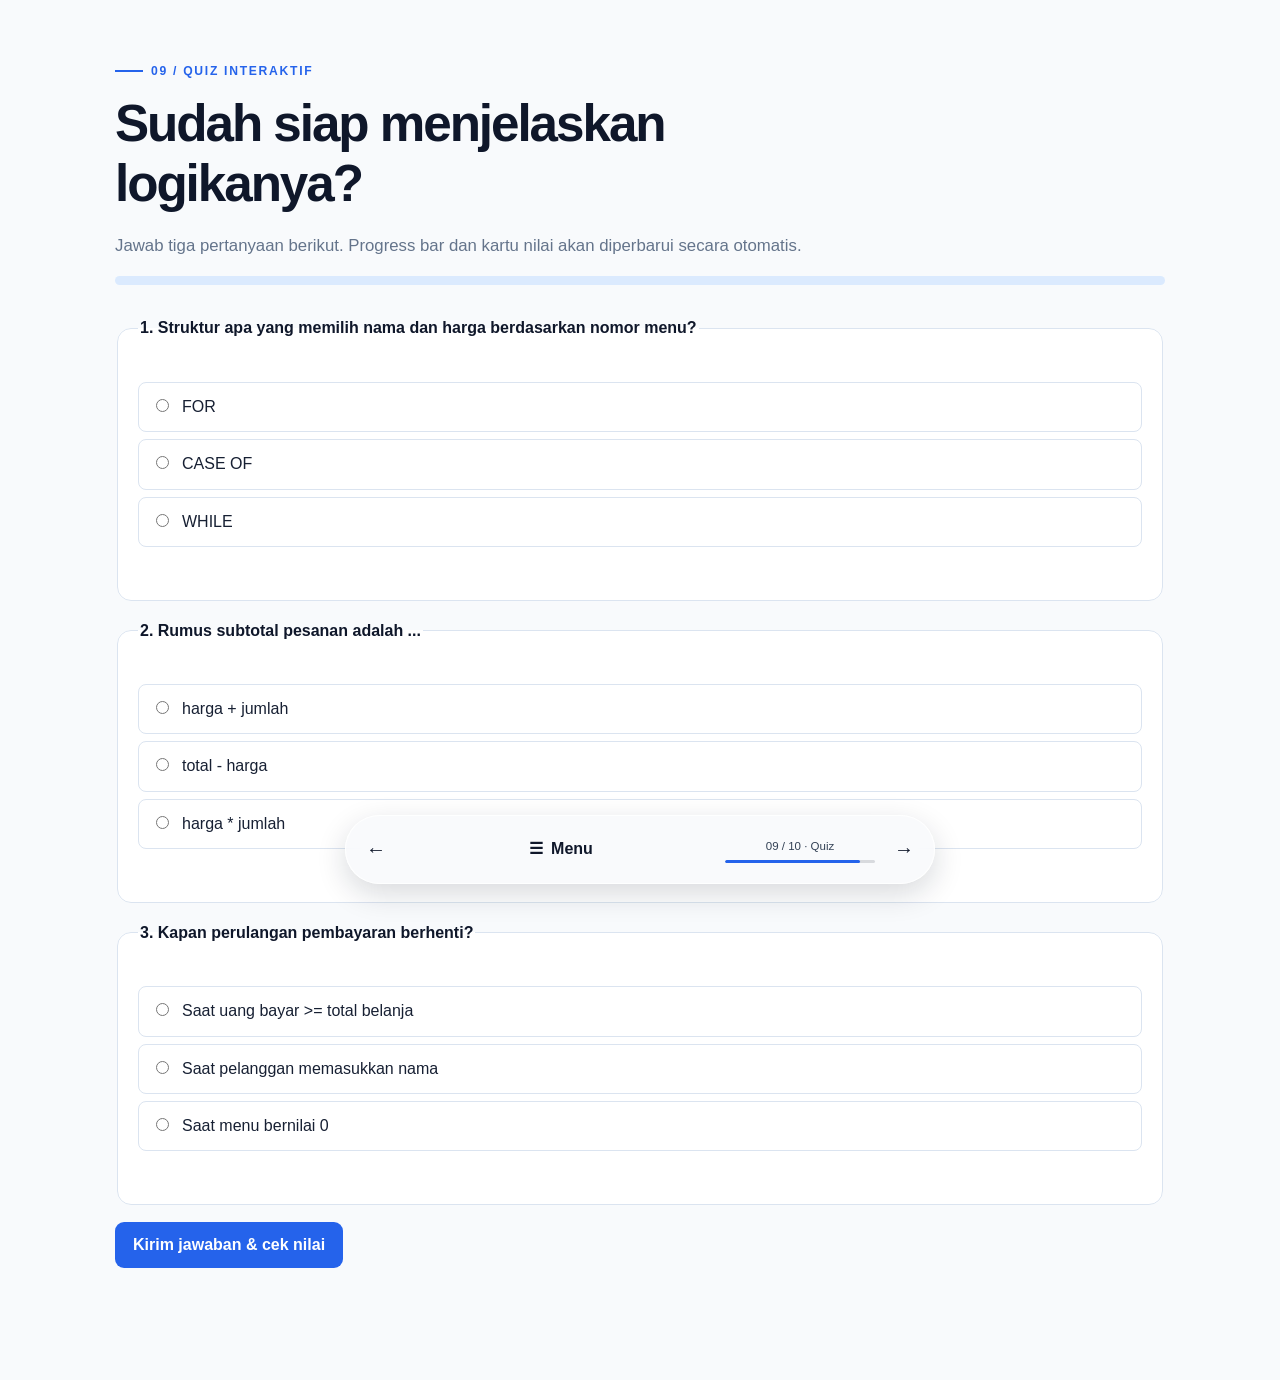
<file: media-interaktif/quiz.html>
<!doctype html>
<html lang="id">
  <head>
    <meta charset="utf-8" />
    <meta name="viewport" content="width=device-width,initial-scale=1" />
    <title>Quiz Dasar Pemrograman | Warung Pak Din 2</title>
    <meta
      name="description"
      content="Uji pemahaman tentang CASE OF, rumus subtotal, dan perulangan pembayaran pada proyek Pascal Warung Pak Din 2."
    />
    <meta property="og:type" content="website" />
    <meta
      property="og:title"
      content="Quiz Dasar Pemrograman | Warung Pak Din 2"
    />
    <meta
      property="og:description"
      content="Uji pemahaman tentang CASE OF, rumus subtotal, dan perulangan pembayaran pada proyek Pascal Warung Pak Din 2."
    />
    <meta name="theme-color" content="#f8fafc" />
    <link rel="icon" type="image/svg+xml" href="favicon.svg" />
    <link rel="stylesheet" href="style.css" />
  </head>
  <body data-page="quiz.html">
    <div class="app-shell">
      <main class="main">
        <div class="page">
          <header class="page-header">
            <p class="eyebrow">09 / Quiz interaktif</p>
            <h1>Sudah siap menjelaskan logikanya?</h1>
            <p class="lead">
              Jawab tiga pertanyaan berikut. Progress bar dan kartu nilai akan
              diperbarui secara otomatis.
            </p>
            <div class="quiz-progress" aria-label="Kemajuan quiz">
              <div class="quiz-progress-bar"></div>
            </div>
          </header>
          <form id="quiz-form">
            <fieldset class="question" data-answer="b">
              <legend>
                1. Struktur apa yang memilih nama dan harga berdasarkan nomor
                menu?
              </legend>
              <label class="option"
                ><input type="radio" name="q1" value="a" /> FOR</label
              ><label class="option"
                ><input type="radio" name="q1" value="b" /> CASE OF</label
              ><label class="option"
                ><input type="radio" name="q1" value="c" /> WHILE</label
              >
              <p class="question-feedback" aria-live="polite"></p>
            </fieldset>
            <fieldset class="question" data-answer="c">
              <legend>2. Rumus subtotal pesanan adalah ...</legend>
              <label class="option"
                ><input type="radio" name="q2" value="a" /> harga +
                jumlah</label
              ><label class="option"
                ><input type="radio" name="q2" value="b" /> total - harga</label
              ><label class="option"
                ><input type="radio" name="q2" value="c" /> harga *
                jumlah</label
              >
              <p class="question-feedback" aria-live="polite"></p>
            </fieldset>
            <fieldset class="question" data-answer="a">
              <legend>3. Kapan perulangan pembayaran berhenti?</legend>
              <label class="option"
                ><input type="radio" name="q3" value="a" /> Saat uang bayar >=
                total belanja</label
              ><label class="option"
                ><input type="radio" name="q3" value="b" /> Saat pelanggan
                memasukkan nama</label
              ><label class="option"
                ><input type="radio" name="q3" value="c" /> Saat menu bernilai
                0</label
              >
              <p class="question-feedback" aria-live="polite"></p>
            </fieldset>
            <button class="btn" type="submit">Kirim jawaban & cek nilai</button>
          </form>
          <section id="quiz-result" class="result">
            <div class="score" id="score">0/100</div>
            <h2>Hasil quiz</h2>
            <p data-result-message></p>
          </section>
          <div class="footer-nav">
            <a class="btn secondary" href="simulasi.html">← Simulasi</a
            ><a class="btn" href="kesimpulan.html">Refleksi proyek →</a>
          </div>
        </div>
      </main>
    </div>
    <script src="script.js"></script>
  </body>
</html>
</file>
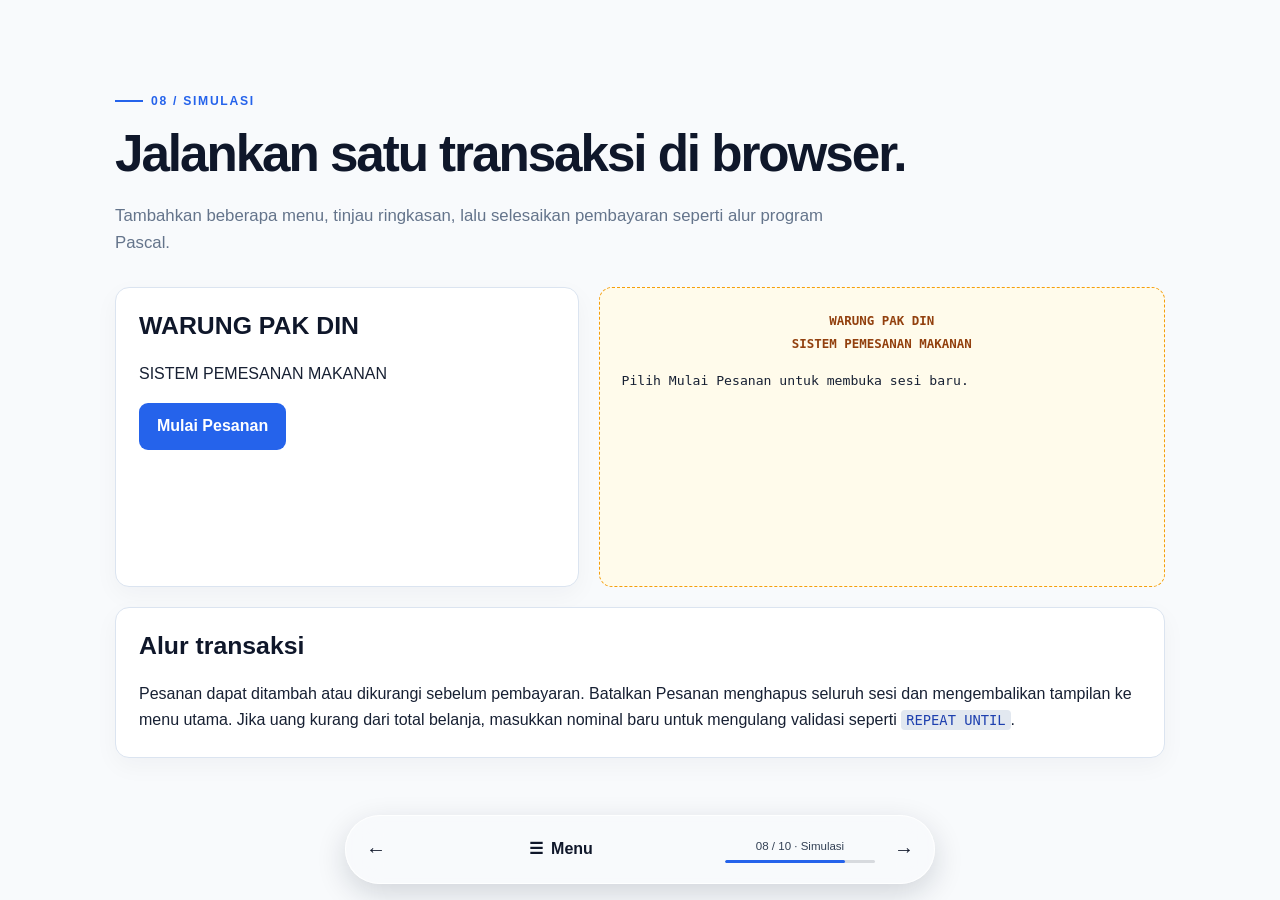
<file: media-interaktif/simulasi.html>
<!doctype html>
<html lang="id">
  <head>
    <meta charset="utf-8" />
    <meta name="viewport" content="width=device-width,initial-scale=1" />
    <title>Simulasi Kasir | Warung Pak Din 2</title>
    <meta
      name="description"
      content="Coba simulasi keranjang beberapa menu, subtotal, pembayaran kurang, kembalian, dan struk transaksi Warung Pak Din 2."
    />
    <meta property="og:type" content="website" />
    <meta property="og:title" content="Simulasi Kasir | Warung Pak Din 2" />
    <meta
      property="og:description"
      content="Coba simulasi keranjang beberapa menu, subtotal, pembayaran kurang, kembalian, dan struk transaksi Warung Pak Din 2."
    />
    <meta name="theme-color" content="#f8fafc" />
    <link rel="icon" type="image/svg+xml" href="favicon.svg" />
    <link rel="stylesheet" href="style.css" />
  </head>
  <body data-page="simulasi.html">
    <div class="app-shell">
      <main class="main">
        <div class="page">
          <header class="page-header">
            <p class="eyebrow">08 / Simulasi</p>
            <h1>Jalankan satu transaksi di browser.</h1>
            <p class="lead">
              Tambahkan beberapa menu, tinjau ringkasan, lalu selesaikan
              pembayaran seperti alur program Pascal.
            </p>
          </header>
          <div class="sim-grid">
            <form id="cashier-form" class="card">
              <section id="simulation-home" aria-labelledby="simulation-home-title">
                <h2 id="simulation-home-title">WARUNG PAK DIN</h2>
                <p>SISTEM PEMESANAN MAKANAN</p>
                <button class="btn" id="begin-order" type="button">
                  Mulai Pesanan
                </button>
              </section>
              <div class="order-entry">
                <div class="field">
                  <label for="customer-name">Nama pelanggan</label
                  ><input id="customer-name" required />
                </div>
                <div class="field">
                  <label for="menu-select">Pilih menu</label
                  ><select id="menu-select"></select>
                </div>
                <div class="field">
                  <label for="quantity">Jumlah</label
                  ><input id="quantity" type="number" min="1" value="1" />
                </div>
                <button class="btn" id="add-item" type="button">
                  Tambah pesanan
                </button>
              </div>
              <section
                id="cart-section"
                class="cart-section"
                aria-labelledby="cart-heading"
              >
                <h2 id="cart-heading">Pesanan sementara</h2>
                <div id="cart-list" class="cart-list"></div>
              </section>
              <button class="btn secondary" id="cancel-session" type="button">
                Batalkan Pesanan
              </button>
              <p
                id="simulation-message"
                class="simulation-message"
                aria-live="polite"
              ></p>
              <button class="btn" id="finish-order" type="button" disabled>
                Selesai memesan
              </button>
              <div id="order-actions" class="simulation-actions" hidden>
                <button class="btn secondary" id="back-to-order" type="button">
                  Kembali ke pesanan
                </button>
                <button class="btn" id="start-payment" type="button">
                  Lanjut pembayaran
                </button>
              </div>
              <div id="payment-panel" hidden>
                <div class="field">
                  <label for="payment">Uang pembayaran</label
                  ><input id="payment" type="number" min="0" step="1" />
                </div>
                <button class="btn" id="submit-payment" type="button">
                  Proses pembayaran
                </button>
              </div>
            </form>
            <div id="receipt" class="receipt" aria-live="polite"></div>
          </div>
          <div class="card" style="margin-top: 20px">
            <h2>Alur transaksi</h2>
            <p>
              Pesanan dapat ditambah atau dikurangi sebelum pembayaran.
              Batalkan Pesanan menghapus seluruh sesi dan mengembalikan tampilan
              ke menu utama. Jika uang kurang dari total belanja, masukkan
              nominal baru untuk mengulang validasi seperti
              <code class="inline-code">REPEAT UNTIL</code>.
            </p>
          </div>
          <div class="footer-nav">
            <a class="btn secondary" href="code.html">← Source code</a
            ><a class="btn" href="quiz.html">Uji pemahaman →</a>
          </div>
        </div>
      </main>
    </div>
    <script src="script.js"></script>
  </body>
</html>
</file>
<file: media-interaktif/style.css>
:root {
  --primary: #2563eb;
  --primary-dark: #1d4ed8;
  --secondary: #0f172a;
  --ink: #172033;
  --muted: #64748b;
  --bg: #f8fafc;
  --card: #ffffff;
  --line: #dbe4f0;
  --soft-blue: #eff6ff;
  --success: #059669;
  --warning: #d97706;
  --danger: #dc2626;
  --shadow: 0 18px 45px rgba(15, 23, 42, 0.09);
  font-family: Poppins, "Trebuchet MS", sans-serif;
}

* {
  box-sizing: border-box;
}
html {
  scroll-behavior: smooth;
}
body {
  margin: 0;
  background: var(--bg);
  color: var(--ink);
  line-height: 1.65;
}
button,
input,
select {
  font: inherit;
}
a {
  color: inherit;
}

.app-shell {
  min-height: 100vh;
}
.main {
  display: flex;
  align-items: center;
  min-height: 100svh;
  margin-left: 0;
  padding: clamp(30px, 6vh, 64px) clamp(22px, 5vw, 72px) 112px;
}
.page {
  width: min(1050px, 100%);
  margin: 0 auto;
}
.eyebrow {
  display: inline-flex;
  align-items: center;
  gap: 8px;
  margin: 0 0 13px;
  color: var(--primary);
  font-size: 0.76rem;
  font-weight: 800;
  letter-spacing: 0.14em;
  text-transform: uppercase;
}
.eyebrow::before {
  width: 28px;
  height: 2px;
  background: var(--primary);
  content: "";
}
.project-meta {
  margin: -6px 0 12px;
  color: var(--secondary);
  font-size: 0.9rem;
  font-weight: 700;
}
h1,
h2,
h3 {
  margin-top: 0;
  color: var(--secondary);
  line-height: 1.18;
}
h1 {
  max-width: 800px;
  margin-bottom: 17px;
  font-size: clamp(2rem, 4vw, 3.7rem);
  letter-spacing: -0.04em;
}
h2 {
  font-size: 1.55rem;
}
h3 {
  font-size: 1.05rem;
}
.card-title {
  font-size: 1.05rem;
}
.lead {
  max-width: 720px;
  color: var(--muted);
  font-size: 1.05rem;
}
.hero {
  display: grid;
  grid-template-columns: 1.15fr 0.85fr;
  align-items: center;
  gap: 35px;
  min-height: 66vh;
}
.hero-panel {
  position: relative;
  min-height: 350px;
  padding: 34px;
  overflow: hidden;
  border: 1px solid #bfdbfe;
  border-radius: 24px;
  background: linear-gradient(145deg, #dbeafe, #fff 63%);
  box-shadow: var(--shadow);
}
.hero-panel::after {
  position: absolute;
  right: -46px;
  bottom: -70px;
  width: 220px;
  height: 220px;
  border: 24px solid rgba(37, 99, 235, 0.15);
  border-radius: 50%;
  content: "";
}
.hero-panel .receipt-lines {
  position: relative;
  z-index: 1;
  max-width: 290px;
  margin: 20px auto;
  padding: 21px;
  border-radius: 12px;
  background: white;
  box-shadow: 0 12px 28px rgba(37, 99, 235, 0.14);
  font:
    0.78rem/1.8 "Fira Code",
    monospace;
}
.receipt-lines strong {
  display: block;
  margin-bottom: 8px;
  color: var(--primary);
  font-size: 1rem;
}
.live-demo {
  display: grid;
  grid-template-columns: 176px minmax(0, 1fr);
  gap: 14px;
  align-items: center;
  margin-top: 14px;
}
.live-demo img {
  display: block;
  width: 176px;
  height: 176px;
  padding: 7px;
  border: 1px solid var(--line);
  border-radius: 8px;
  background: white;
  image-rendering: pixelated;
}
.live-demo h2 {
  margin: 0 0 5px;
  font-size: 1rem;
}
.live-demo p {
  margin: 0 0 5px;
  font-size: 0.8rem;
}
.live-demo a {
  color: var(--primary-dark);
  font-size: 0.78rem;
  font-weight: 800;
  overflow-wrap: anywhere;
}
@media (max-width: 1023px) {
  .live-demo {
    grid-template-columns: 1fr;
    text-align: center;
  }
  .live-demo img {
    width: min(100%, 184px);
    height: auto;
    margin: 0 auto;
  }
}
.page-header {
  margin-bottom: 30px;
}
.card-grid {
  display: grid;
  grid-template-columns: repeat(3, 1fr);
  gap: 16px;
}
.team-section {
  display: grid;
  grid-template-columns: minmax(0, 0.8fr) minmax(0, 1.2fr);
  gap: 36px;
  align-items: start;
  margin-top: 54px;
  padding-top: 30px;
  border-top: 1px solid var(--line);
}
.team-section .eyebrow {
  margin-bottom: 10px;
}
.team-section h2 {
  margin-bottom: 8px;
}
.team-grid {
  display: grid;
  grid-template-columns: repeat(2, minmax(0, 1fr));
  column-gap: 24px;
}
.team-member {
  display: grid;
  gap: 3px;
  padding: 12px 0;
  border-bottom: 1px solid var(--line);
}
.team-member span {
  color: var(--muted);
  font-size: 0.84rem;
}
.card {
  padding: 23px;
  border: 1px solid var(--line);
  border-radius: 14px;
  background: var(--card);
  box-shadow: 0 8px 24px rgba(15, 23, 42, 0.04);
}
.card p:last-child {
  margin-bottom: 0;
}
.icon-box {
  display: grid;
  place-items: center;
  width: 38px;
  height: 38px;
  margin-bottom: 15px;
  border-radius: 10px;
  background: var(--soft-blue);
  color: var(--primary);
  font-weight: 800;
}
.badge {
  display: inline-block;
  padding: 4px 9px;
  border-radius: 999px;
  background: #dbeafe;
  color: #1d4ed8;
  font-size: 0.72rem;
  font-weight: 800;
}
.btn {
  display: inline-flex;
  align-items: center;
  justify-content: center;
  gap: 8px;
  min-height: 44px;
  padding: 10px 18px;
  border: 0;
  border-radius: 9px;
  background: var(--primary);
  color: white;
  cursor: pointer;
  font-weight: 800;
  text-decoration: none;
  transition: 0.2s ease;
}
.btn:hover {
  background: var(--primary-dark);
  transform: translateY(-2px);
}
.btn.secondary {
  background: #e2e8f0;
  color: var(--secondary);
}
.btn.secondary:hover {
  background: #cbd5e1;
}
.actions {
  display: flex;
  flex-wrap: wrap;
  gap: 10px;
  margin-top: 25px;
}
.kicker-row {
  display: flex;
  flex-wrap: wrap;
  gap: 8px;
  margin: 23px 0;
}

.accordion {
  width: 100%;
  margin: 8px 0;
  padding: 17px 18px;
  border: 1px solid var(--line);
  border-radius: 10px;
  background: white;
  color: var(--secondary);
  cursor: pointer;
  font-weight: 800;
  text-align: left;
}
.accordion[aria-expanded="true"] {
  border-color: #93c5fd;
  background: var(--soft-blue);
}
.accordion-panel {
  max-height: 0;
  padding: 0 18px;
  overflow: hidden;
  border-left: 3px solid var(--primary);
  transition:
    max-height 0.3s ease,
    padding 0.3s ease;
}
.accordion-panel.open {
  max-height: 300px;
  padding-top: 12px;
  padding-bottom: 12px;
}
.table-wrap {
  overflow-x: auto;
  border: 1px solid var(--line);
  border-radius: 12px;
  background: white;
}
table {
  width: 100%;
  border-collapse: collapse;
  min-width: 650px;
}
th,
td {
  padding: 15px;
  border-bottom: 1px solid var(--line);
  text-align: left;
}
th {
  background: var(--secondary);
  color: white;
  font-size: 0.78rem;
  letter-spacing: 0.05em;
  text-transform: uppercase;
}
tr:last-child td {
  border-bottom: 0;
}
tr[data-detail]:hover {
  background: var(--soft-blue);
  cursor: pointer;
}

.tabs {
  display: flex;
  gap: 8px;
  margin-bottom: 15px;
  overflow-x: auto;
  border-bottom: 1px solid var(--line);
}
.tab-button {
  flex: 0 0 auto;
  padding: 11px 14px;
  border: 0;
  border-bottom: 3px solid transparent;
  background: transparent;
  color: var(--muted);
  cursor: pointer;
  font-weight: 800;
}
.tab-button.active {
  border-bottom-color: var(--primary);
  color: var(--primary);
}
.tab-panel {
  display: none;
  padding: 25px;
  border: 1px solid var(--line);
  border-radius: 14px;
  background: white;
}
.tab-panel.active {
  display: block;
  animation: appear 0.25s ease;
}
.formula {
  display: block;
  margin: 15px 0;
  padding: 16px;
  border-radius: 10px;
  background: var(--secondary);
  color: #bfdbfe;
  font:
    1rem "Fira Code",
    monospace;
  overflow-x: auto;
}

.stepper {
  display: grid;
  gap: 11px;
}
.step {
  display: grid;
  grid-template-columns: 45px 1fr;
  gap: 15px;
  align-items: start;
  padding: 18px;
  border: 1px solid var(--line);
  border-radius: 13px;
  background: white;
  opacity: 0.58;
  transition: 0.25s ease;
}
.step.active {
  border-color: #93c5fd;
  background: var(--soft-blue);
  box-shadow: 0 8px 22px rgba(37, 99, 235, 0.08);
  opacity: 1;
  transform: translateX(5px);
}
.step-title {
  margin-bottom: 8px;
  font-size: 1.05rem;
}
.step-number {
  display: grid;
  place-items: center;
  width: 38px;
  height: 38px;
  border-radius: 50%;
  background: #e2e8f0;
  color: var(--muted);
  font-weight: 800;
}
.step.active .step-number {
  background: var(--primary);
  color: white;
}

.flowchart-frame {
  padding: 16px;
  overflow: hidden;
  border: 1px solid var(--line);
  border-radius: 16px;
  background: white;
  text-align: center;
}
.flowchart-frame img {
  display: block;
  width: 100%;
  max-width: 900px;
  height: auto;
  margin: auto;
  transition: transform 0.35s ease;
}
.flowchart-frame img:hover {
  transform: scale(1.025);
}
.flow-fallback {
  display: grid;
  place-items: center;
  gap: 10px;
  min-height: 280px;
  color: var(--secondary);
}
.flow-node {
  min-width: 210px;
  padding: 11px 18px;
  border: 2px solid var(--primary);
  border-radius: 9px;
  background: var(--soft-blue);
  font-weight: 800;
}
.flow-node.start,
.flow-node.end {
  border-radius: 999px;
  background: #dbeafe;
}
.flow-node.decision {
  border-color: var(--warning);
  background: #fef3c7;
  transform: rotate(0deg);
}
.flow-arrow {
  color: var(--primary);
  font-size: 1.4rem;
}

.code-tabs {
  margin-bottom: 17px;
}
pre {
  margin: 0;
  padding: 22px;
  overflow: auto;
  border-radius: 13px;
  background: #111827;
  color: #e5e7eb;
  font:
    0.78rem/1.7 "Fira Code",
    Consolas,
    monospace;
}
code {
  font-family: "Fira Code", Consolas, monospace;
}
.inline-code {
  padding: 2px 5px;
  border-radius: 4px;
  background: #e2e8f0;
  color: #1e40af;
  font-size: 0.86em;
}

.sim-grid {
  display: grid;
  grid-template-columns: 0.9fr 1.1fr;
  gap: 20px;
}
.order-entry {
  display: grid;
  grid-template-columns: minmax(0, 1fr) 100px;
  gap: 0 12px;
  align-items: end;
}
.order-entry .field:first-child {
  grid-column: 1 / -1;
}
.order-entry .btn {
  margin-bottom: 14px;
}
.cart-section {
  margin: 8px 0 18px;
}
.cart-section h2 {
  margin-bottom: 10px;
  font-size: 1rem;
}
.cart-list {
  display: grid;
  gap: 8px;
}
.cart-row {
  display: grid;
  grid-template-columns: minmax(0, 1fr) auto 36px;
  gap: 10px;
  align-items: center;
  padding: 10px;
  border: 1px solid var(--line);
  border-radius: 8px;
  background: white;
  font-size: 0.82rem;
}
.cart-remove {
  width: 34px;
  height: 34px;
  border: 1px solid var(--line);
  border-radius: 6px;
  background: #fff;
  color: var(--secondary);
  cursor: pointer;
  font-size: 1.2rem;
}
.cart-remove:disabled {
  cursor: not-allowed;
  opacity: 0.45;
}
.simulation-actions {
  display: flex;
  flex-wrap: wrap;
  gap: 10px;
}
.simulation-message {
  min-height: 1.3em;
  color: var(--secondary);
  font-size: 0.86rem;
}
[hidden] {
  display: none !important;
}
.field {
  margin-bottom: 14px;
}
.field label {
  display: block;
  margin-bottom: 6px;
  color: var(--secondary);
  font-size: 0.82rem;
  font-weight: 800;
}
.field input,
.field select {
  width: 100%;
  padding: 11px 12px;
  border: 1px solid var(--line);
  border-radius: 8px;
  background: white;
  color: var(--ink);
}
.receipt {
  min-height: 300px;
  padding: 22px;
  border: 1px dashed #f59e0b;
  border-radius: 13px;
  background: #fffbeb;
  font:
    0.78rem/1.8 "Fira Code",
    monospace;
  white-space: pre-wrap;
}
.receipt-title {
  margin-bottom: 14px;
  color: #92400e;
  font-weight: 800;
  text-align: center;
}
.receipt-orders {
  padding: 12px 0;
  border-top: 1px dashed #d97706;
  border-bottom: 1px dashed #d97706;
}
.receipt-meta {
  padding-top: 10px;
}
.receipt-status {
  margin: 14px 0 0;
  font-family: inherit;
  font-size: 0.82rem;
}
.total-line {
  display: flex;
  justify-content: space-between;
  margin-top: 10px;
  padding-top: 10px;
  border-top: 1px dashed #d97706;
  font-weight: 800;
}

.quiz-progress {
  height: 9px;
  margin: 12px 0 25px;
  overflow: hidden;
  border-radius: 999px;
  background: #dbeafe;
}
.quiz-progress-bar {
  width: 0;
  height: 100%;
  border-radius: inherit;
  background: var(--primary);
  transition: width 0.3s ease;
}
.question {
  margin-bottom: 17px;
  padding: 20px;
  border: 1px solid var(--line);
  border-radius: 14px;
  background: white;
}
.question legend {
  margin-bottom: 13px;
  color: var(--secondary);
  font-weight: 800;
}
.question-feedback,
.answer-feedback {
  min-height: 1.5em;
  margin: 12px 0 0;
  font-size: 0.86rem;
  font-weight: 700;
}
.is-correct {
  color: var(--success);
}
.is-incorrect {
  color: var(--danger);
}
.option {
  display: flex;
  gap: 10px;
  align-items: flex-start;
  margin: 7px 0;
  padding: 11px 12px;
  border: 1px solid var(--line);
  border-radius: 8px;
  cursor: pointer;
  transition: 0.2s ease;
}
.option:hover,
.option:has(input:checked) {
  border-color: #93c5fd;
  background: var(--soft-blue);
}
.option input {
  margin-top: 5px;
  accent-color: var(--primary);
}
.result {
  display: none;
  margin-top: 22px;
  padding: 25px;
  border: 1px solid #86efac;
  border-radius: 14px;
  background: #f0fdf4;
}
.result.show {
  display: block;
  animation: appear 0.3s ease;
}
.score {
  color: var(--success);
  font-size: 2.8rem;
  font-weight: 800;
}

.footer-nav {
  display: none;
}
.slide-controls {
  position: fixed;
  right: 50%;
  bottom: 16px;
  z-index: 40;
  display: grid;
  grid-template-columns: 42px auto minmax(70px, 150px) 42px;
  align-items: center;
  gap: 8px;
  width: min(590px, calc(100vw - 24px));
  padding: 9px;
  transform: translateX(50%);
  border: 1px solid rgba(255, 255, 255, 0.82);
  border-radius: 999px;
  background: rgba(248, 250, 252, 0.84);
  box-shadow: 0 10px 30px rgba(15, 23, 42, 0.16);
  color: var(--secondary);
  -webkit-backdrop-filter: blur(16px) saturate(130%);
  backdrop-filter: blur(16px) saturate(130%);
}
.slide-arrow,
.slide-menu-toggle,
.slide-menu-close {
  display: inline-flex;
  align-items: center;
  justify-content: center;
  min-width: 42px;
  min-height: 42px;
  padding: 8px 12px;
  border: 0;
  border-radius: 7px;
  background: transparent;
  color: var(--secondary);
  cursor: pointer;
  font: inherit;
  font-weight: 800;
  text-decoration: none;
  transition:
    background 0.2s ease,
    transform 0.2s ease;
}
.slide-arrow {
  font-size: 1.25rem;
}
.slide-arrow:hover,
.slide-menu-toggle:hover,
.slide-menu-close:hover {
  background: rgba(255, 255, 255, 0.92);
}
.slide-arrow:focus-visible,
.slide-menu-toggle:focus-visible,
.slide-menu-close:focus-visible,
.slide-menu-link:focus-visible {
  outline: 3px solid #1d4ed8;
  outline-offset: 2px;
}
.slide-arrow[aria-disabled="true"] {
  cursor: default;
  opacity: 0.35;
  pointer-events: none;
}
.slide-menu-toggle {
  gap: 8px;
  white-space: nowrap;
}
.slide-status {
  display: grid;
  gap: 4px;
  min-width: 0;
  color: #334155;
  font-size: 0.72rem;
  font-variant-numeric: tabular-nums;
  text-align: center;
}
.slide-progress {
  height: 3px;
  overflow: hidden;
  border-radius: 99px;
  background: rgba(15, 23, 42, 0.14);
}
.slide-progress span {
  display: block;
  height: 100%;
  border-radius: inherit;
  background: var(--primary);
  transition: width 0.35s ease;
}
.page-loader[hidden] {
  display: none;
}
.page-loader {
  position: fixed;
  inset: 0;
  z-index: 100;
  display: grid;
  align-content: center;
  justify-items: center;
  gap: 12px;
  background: rgba(248, 250, 252, 0.78);
  color: var(--secondary);
  font-size: 0.9rem;
  font-weight: 700;
  -webkit-backdrop-filter: blur(5px);
  backdrop-filter: blur(5px);
}
.page-loader-spinner {
  width: 38px;
  aspect-ratio: 1;
  border: 3px solid #bfdbfe;
  border-top-color: var(--primary);
  border-radius: 50%;
  animation: spin 0.75s linear infinite;
}
.slide-menu[hidden] {
  display: none;
}
.slide-menu {
  position: fixed;
  inset: 0;
  z-index: 50;
  display: grid;
  place-items: center;
  padding: 20px;
  background: rgba(2, 6, 23, 0.72);
  backdrop-filter: blur(8px);
}
.slide-menu-panel {
  width: min(720px, 100%);
  max-height: min(760px, calc(100svh - 40px));
  padding: clamp(18px, 4vw, 30px);
  overflow-y: auto;
  border: 1px solid var(--line);
  border-radius: 10px;
  background: white;
  box-shadow: var(--shadow);
  animation: appear 0.22s ease both;
}
.slide-menu-heading {
  display: flex;
  align-items: center;
  justify-content: space-between;
  gap: 16px;
  margin-bottom: 18px;
}
.slide-menu-heading h2 {
  margin: 0;
}
.slide-menu-close {
  background: var(--secondary);
  color: white;
}
.slide-menu-close:hover {
  background: #1e293b;
  color: white;
}
.slide-menu-grid {
  display: grid;
  grid-template-columns: repeat(2, minmax(0, 1fr));
  gap: 9px;
}
.slide-menu-link {
  display: grid;
  grid-template-columns: 38px 1fr;
  gap: 10px;
  align-items: center;
  min-height: 54px;
  padding: 9px 12px;
  border: 1px solid var(--line);
  border-radius: 7px;
  background: #fff;
  color: var(--secondary);
  font-weight: 700;
  text-decoration: none;
  transition:
    background 0.2s ease,
    border-color 0.2s ease;
}
.slide-menu-link:hover,
.slide-menu-link[aria-current="page"] {
  border-color: #93c5fd;
  background: var(--soft-blue);
  color: var(--primary-dark);
}
.slide-menu-number {
  color: var(--primary);
  font:
    700 0.75rem "Fira Code",
    monospace;
}
.muted {
  color: var(--muted);
}
.check-list {
  display: grid;
  gap: 10px;
  padding: 0;
  list-style: none;
}
.check-list li::before {
  margin-right: 9px;
  color: var(--success);
  content: "✓";
  font-weight: 900;
}
@keyframes appear {
  from {
    opacity: 0;
    transform: translateY(8px);
  }
  to {
    opacity: 1;
    transform: translateY(0);
  }
}
@keyframes spin {
  to {
    transform: rotate(360deg);
  }
}
.page > * {
  animation: rise-in 0.55s both;
}
.page > *:nth-child(2) {
  animation-delay: 0.08s;
}
.page > *:nth-child(3) {
  animation-delay: 0.16s;
}
.hero > *,
.card-grid > *,
.stepper > .step {
  animation: rise-in 0.55s both;
}
.hero > :nth-child(2),
.card-grid > :nth-child(2),
.stepper > .step:nth-child(2) {
  animation-delay: 0.08s;
}
.card-grid > :nth-child(3),
.stepper > .step:nth-child(3) {
  animation-delay: 0.16s;
}
.stepper > .step:nth-child(4) {
  animation-delay: 0.24s;
}
.stepper > .step:nth-child(5) {
  animation-delay: 0.32s;
}
.stepper > .step:nth-child(6) {
  animation-delay: 0.4s;
}
.stepper > .step:nth-child(7) {
  animation-delay: 0.48s;
}
@keyframes rise-in {
  from {
    opacity: 0;
    transform: translateY(16px);
  }
  to {
    opacity: 1;
    transform: translateY(0);
  }
}

@media (max-width: 767px) {
  .app-shell {
    display: block;
  }
  .main {
    padding: 24px 16px 112px;
  }
  .hero,
  .sim-grid,
  .team-section {
    grid-template-columns: 1fr;
  }
  .hero {
    min-height: auto;
  }
  .hero-panel {
    min-height: 270px;
  }
  .card-grid {
    grid-template-columns: 1fr;
  }
  .slide-controls {
    grid-template-columns: 38px auto minmax(45px, 1fr) 38px;
    gap: 5px;
    bottom: 10px;
    padding: 7px;
  }
  .slide-arrow {
    min-width: 38px;
    min-height: 38px;
  }
  .slide-menu-toggle {
    gap: 5px;
    min-width: 38px;
    min-height: 38px;
    padding: 6px 8px;
    font-size: 0.78rem;
  }
  .slide-menu-grid {
    grid-template-columns: 1fr;
  }
}

@media (prefers-reduced-motion: reduce) {
  *,
  *::before,
  *::after {
    scroll-behavior: auto !important;
    animation-duration: 0.01ms !important;
    animation-iteration-count: 1 !important;
    transition-duration: 0.01ms !important;
  }
}
</file>
